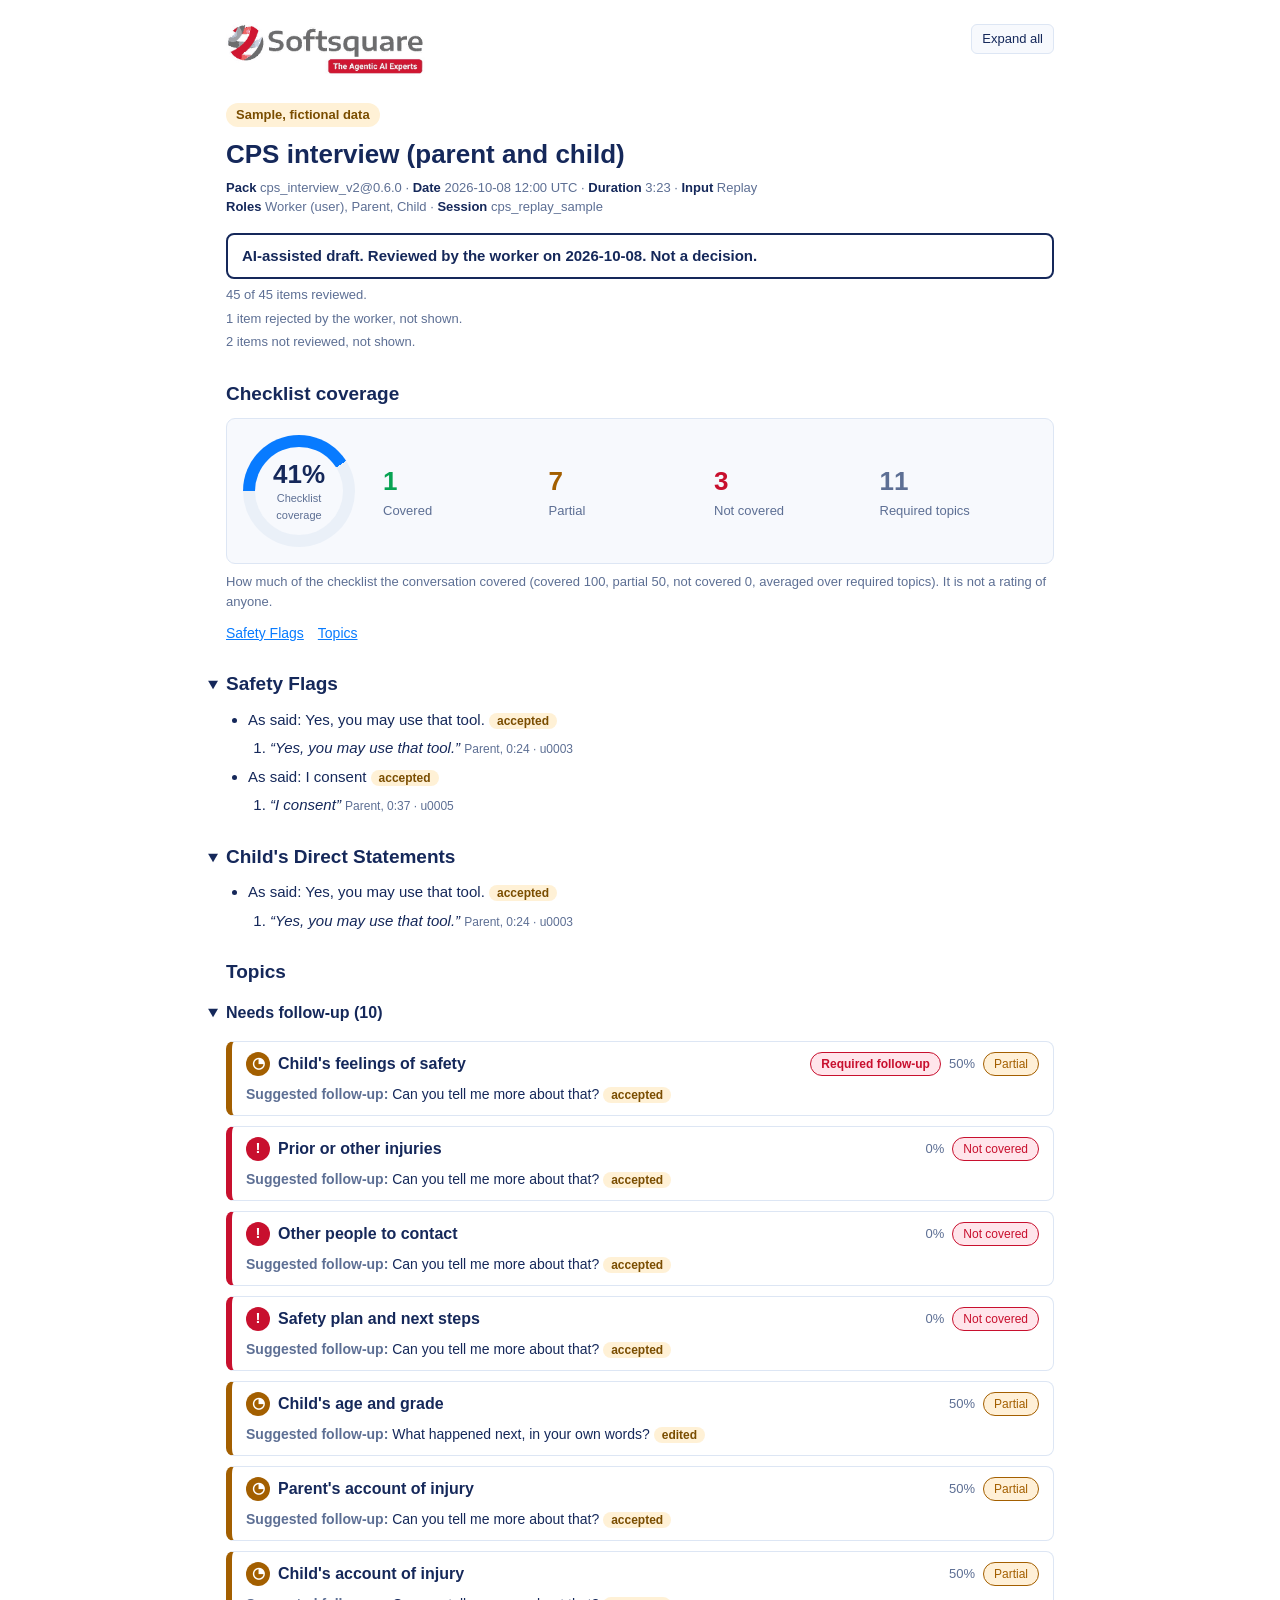
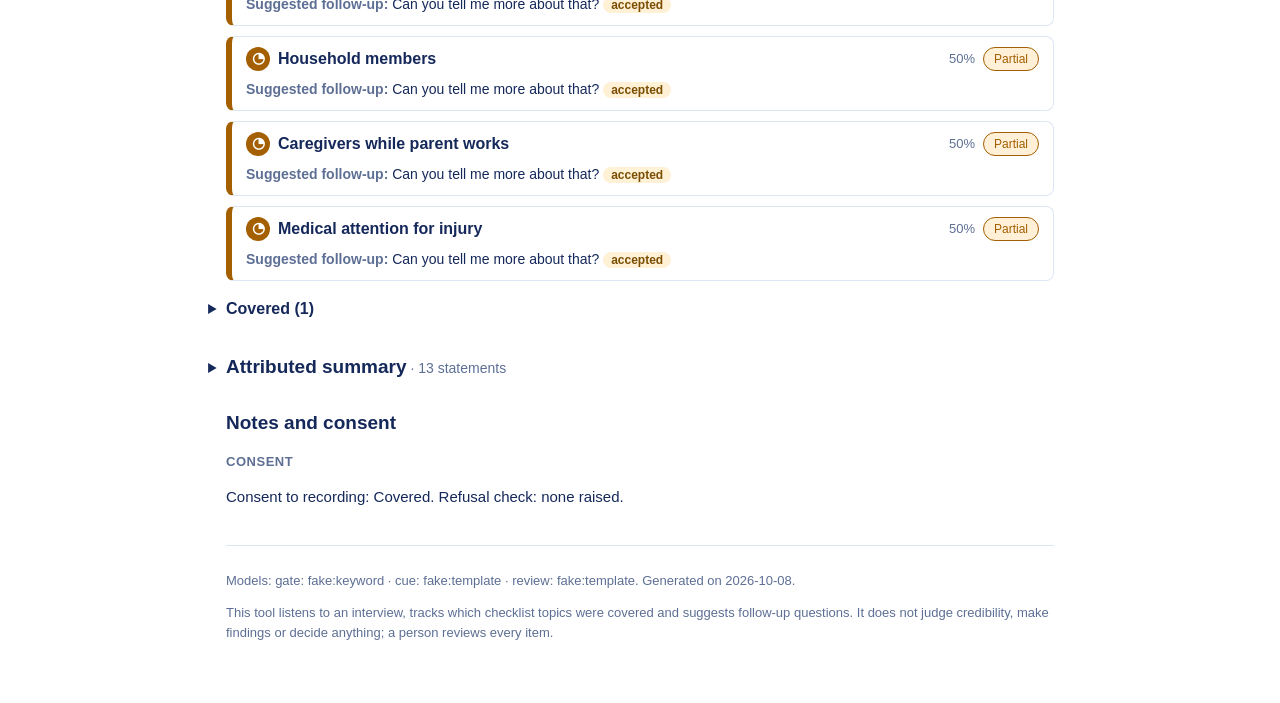
<file: docs/sample_reports/cps_replay_sample.html>
<!doctype html><html lang="en"><head><meta charset="utf-8"><meta name="viewport" content="width=device-width,initial-scale=1"><title>CPS interview (parent and child) report cps_replay_sample</title><style>
:root{--bg:#fff;--fg:#15285a;--muted:#5d6f94;--line:#dde6f4;--panel:#f7f9fd;--accent:#087bff;--track:#eaf0f8;
--cov:#08a353;--cov-bg:#dff9eb;--par:#a35f00;--par-bg:#fff0d7;--not:#c8102e;--not-bg:#ffe5eb;--mark:#7a4d00;--mark-bg:#fff1d6}
@media (prefers-color-scheme:dark){:root{--bg:#10151f;--fg:#e6ecf7;--muted:#9fb0cf;--line:#2c3850;--panel:#171e2b;
--accent:#5aa6ff;--track:#2c3850;--cov:#5bd497;--cov-bg:#163626;--par:#f2b24c;--par-bg:#3a2a10;--not:#ff7a8c;
--not-bg:#3d1720;--mark:#f2c879;--mark-bg:#3a2e14}}
*{box-sizing:border-box}
body{margin:0 auto;max-width:860px;padding:24px 16px 48px;background:var(--bg);color:var(--fg);
font:15px/1.5 -apple-system,BlinkMacSystemFont,"Segoe UI",Roboto,Helvetica,Arial,sans-serif;overflow-wrap:anywhere}
h1{font-size:26px;margin:0 0 4px}h2{font-size:19px;margin:0}h3{font-size:16px;margin:0}
h4{font-size:13px;text-transform:uppercase;letter-spacing:.04em;color:var(--muted);margin:14px 0 4px}
a{color:var(--accent)}
.logo{display:block;height:52px;width:auto;margin:0 0 14px}
@media (prefers-color-scheme:dark){.logo{background:#fff;border-radius:6px;padding:6px 8px;height:64px}}
.meta{color:var(--muted);font-size:13px;margin:0}.meta b{color:var(--fg);font-weight:600}
.sample{display:inline-block;background:var(--mark-bg);color:var(--mark);border-radius:999px;padding:2px 10px;
font-weight:700;font-size:13px;margin-bottom:8px}
.banner{border:2px solid var(--fg);border-radius:8px;padding:10px 14px;margin:16px 0 6px;font-weight:600}
.omitted{color:var(--muted);font-size:13px;margin:4px 0}
.coverage{display:flex;align-items:center;gap:28px;padding:16px;border:1px solid var(--line);border-radius:9px;
background:var(--panel)}
.ring{width:112px;height:112px;flex-shrink:0;padding:12px;border-radius:50%;
background:conic-gradient(var(--accent) var(--p),var(--track) 0);transform:rotate(-90deg)}
.ring>div{height:100%;border-radius:50%;background:var(--panel);display:flex;flex-direction:column;
justify-content:center;align-items:center;transform:rotate(90deg)}
.ring strong{font-size:26px;line-height:1.2}.ring span{font-size:11px;color:var(--muted);text-align:center}
.stats{display:grid;grid-template-columns:repeat(4,minmax(0,1fr));gap:8px;flex:1}
.stat b{display:block;font-size:26px}.stat{font-size:13px;color:var(--muted)}
.stat.covered b{color:var(--cov)}.stat.partial b{color:var(--par)}.stat.not_covered b{color:var(--not)}
.covnote{font-size:13px;color:var(--muted);margin:8px 0 0}
.jump{display:flex;flex-wrap:wrap;gap:6px 14px;margin:12px 0 0;padding:0;list-style:none;font-size:14px}
.cov-title{margin:28px 0 10px}
details.sec{margin:26px 0 0}details.sec>summary,details.group>summary{cursor:pointer;list-style-position:outside}
details.sec>summary h2,details.group>summary h3{display:inline}
.count{color:var(--muted);font-size:14px;font-weight:400}
.secbody{padding:4px 0 0}
section.topics>h2{margin:26px 0 6px}details.group{margin:8px 0 0}details.group>summary{padding:6px 0}
details.topic{--c:var(--muted);--cb:var(--panel);border:1px solid var(--line);border-left:6px solid var(--c);
border-radius:8px;margin:10px 0;break-inside:avoid;page-break-inside:avoid}
.topic.covered{--c:var(--cov);--cb:var(--cov-bg)}.topic.partial{--c:var(--par);--cb:var(--par-bg)}
.topic.not_covered{--c:var(--not);--cb:var(--not-bg)}
.topic>summary{display:flex;flex-wrap:wrap;align-items:center;gap:8px;padding:10px 14px;cursor:pointer}
.topic>summary h3{flex:1;min-width:12em}
.fq{flex-basis:100%;margin:0;font-size:14px}.fq b{color:var(--muted);font-weight:600}
.sym{display:inline-flex;align-items:center;justify-content:center;width:24px;height:24px;border-radius:50%;
background:var(--c);color:var(--bg);font-weight:700}
.chip{color:var(--c);background:var(--cb);border:1px solid var(--c);padding:2px 10px;border-radius:999px;
font-size:12px;white-space:nowrap}
.req{color:var(--not);background:var(--not-bg);border:1px solid var(--not);padding:2px 10px;border-radius:999px;
font-size:12px;font-weight:700;white-space:nowrap}
.pts{font-size:13px;color:var(--muted)}
.mark{background:var(--mark-bg);color:var(--mark);border-radius:999px;padding:1px 8px;font-size:12px;
font-weight:600;white-space:nowrap}
.unrev{border:1px dashed var(--mark);border-radius:6px;padding:4px 8px}
.tbody{padding:0 14px 12px}.empty{color:var(--muted);font-style:italic}
.changed{font-size:13px;background:var(--panel);border-radius:6px;padding:6px 10px;margin:8px 0 0}
ol.quotes,ul.items{margin:4px 0;padding-left:22px}ol.quotes li,ul.items li{margin:6px 0}
q{font-style:italic}.who{color:var(--muted);font-size:12px;white-space:nowrap}
.refs{font-size:12px;margin-left:6px}.refs a{white-space:nowrap}.refs a+a{margin-left:8px}p.who{white-space:normal}
table.accounts{width:100%;border-collapse:collapse;font-size:14px;margin:6px 0}
.accounts th,.accounts td{border:1px solid var(--line);padding:8px;vertical-align:top;text-align:left}
.accounts thead th{background:var(--panel);font-size:13px}.accounts tbody th{width:18%}
.cell+.cell{margin-top:8px}.accounts .unh{white-space:nowrap;overflow-wrap:normal}.unheard{font-size:14px;margin:8px 0}
.see{font-size:14px;color:var(--muted)}
.overall{border:2px dashed var(--mark);border-radius:9px;padding:4px 16px 12px;margin-top:28px}
.notes h2{margin:28px 0 6px}
.transcript p{margin:4px 0}.transcript .who{display:inline-block;min-width:9em}
footer{margin-top:36px;padding-top:12px;border-top:1px solid var(--line);color:var(--muted);font-size:13px}
#expand{float:right;font:inherit;font-size:13px;padding:4px 10px;border:1px solid var(--line);border-radius:6px;
background:var(--panel);color:var(--fg);cursor:pointer}
@media (max-width:640px){.coverage{flex-direction:column;align-items:stretch}.ring{align-self:center}
.stats{grid-template-columns:repeat(2,minmax(0,1fr))}
.accounts thead{display:none}.accounts,.accounts tbody,.accounts tr,.accounts th,.accounts td{display:block;width:100%}
.accounts tr{margin:0 0 10px}.accounts tbody th{width:100%;background:var(--panel)}
.accounts td::before{content:attr(data-label);display:block;font-size:12px;font-weight:700;color:var(--muted)}}
@media print{:root{--bg:#fff;--fg:#000;--muted:#333;--line:#999;--panel:#fff;--accent:#000;--track:#ccc;--cov:#000;
--cov-bg:#fff;--par:#000;--par-bg:#fff;--not:#000;--not-bg:#fff;--mark:#000;--mark-bg:#fff}
body{max-width:none;padding:0}#expand,.jump{display:none}.ring{print-color-adjust:exact;-webkit-print-color-adjust:exact}
details::details-content{content-visibility:visible;display:block}a{color:inherit;text-decoration:none}}
</style></head><body>
<header><button id="expand" type="button" hidden>Expand all</button>
<img class="logo" src="[data-uri]" alt="Softsquare, The Agentic AI Experts">
<p class="sample">Sample, fictional data</p>
<h1>CPS interview (parent and child)</h1><p class="meta"><b>Pack</b> cps_interview_v2@0.6.0 · <b>Date</b> 2026-10-08 12:00 UTC · <b>Duration</b> 3:23 · <b>Input</b> Replay</p><p class="meta"><b>Roles</b> Worker (user), Parent, Child · <b>Session</b> cps_replay_sample</p></header>
<p class="banner">AI-assisted draft. Reviewed by the worker on 2026-10-08. Not a decision.</p>
<p class="omitted">45 of 45 items reviewed.</p>
<p class="omitted">1 item rejected by the worker, not shown.</p>
<p class="omitted">2 items not reviewed, not shown.</p>
<h2 class="cov-title">Checklist coverage</h2><section class="coverage">
<div class="ring" style="--p:41%"><div><strong>41%</strong><span>Checklist coverage</span></div></div>
<div class="stats"><div class="stat covered"><b>1</b>Covered</div><div class="stat partial"><b>7</b>Partial</div><div class="stat not_covered"><b>3</b>Not covered</div><div class="stat"><b>11</b>Required topics</div></div></section>
<p class="covnote">How much of the checklist the conversation covered (covered 100, partial 50, not covered 0, averaged over required topics). It is not a rating of anyone.</p>
<ul class="jump"><li><a href="#sec-custom.safety_flags">Safety Flags</a></li><li><a href="#topics">Topics</a></li></ul>
<details class="sec" id="sec-custom.safety_flags" open><summary><h2>Safety Flags</h2></summary><div class="secbody"><ul class="items"><li id="item-custom.safety_flags.1">As said: Yes, you may use that tool. <span class="mark">accepted</span><ol class="quotes"><li><q>Yes, you may use that tool.</q> <span class="who">Parent, 0:24 · u0003</span></li></ol></li><li id="item-custom.safety_flags.2">As said: I consent <span class="mark">accepted</span><ol class="quotes"><li><q>I consent</q> <span class="who">Parent, 0:37 · u0005</span></li></ol></li></ul></div></details>
<details class="sec" id="sec-custom.child_direct_statements" open><summary><h2>Child&#x27;s Direct Statements</h2></summary><div class="secbody"><ul class="items"><li id="item-custom.child_direct_statements.1">As said: Yes, you may use that tool. <span class="mark">accepted</span><ol class="quotes"><li><q>Yes, you may use that tool.</q> <span class="who">Parent, 0:24 · u0003</span></li></ol></li></ul></div></details>
<section class="topics" id="topics"><h2>Topics</h2>
<details class="group" open><summary><h3>Needs follow-up (10)</h3></summary>
<details class="topic partial" id="topic-child_safety_feelings"><summary><span class="sym" aria-hidden="true">&#9684;</span><h3>Child&#x27;s feelings of safety</h3><span class="req">Required follow-up</span><span class="pts">50%</span><span class="chip">Partial</span><p class="fq"><b>Suggested follow-up:</b> Can you tell me more about that? <span class="mark">accepted</span></p></summary><div class="tbody">
<h4>Summary</h4>
<p>Child said: Dave is sometime mean and I am afraid of him. <span class="mark">accepted</span></p>
<h4>Quotes</h4><ol class="quotes"><li><q>Dave is sometime mean and I am afraid of him.</q> <span class="who">Child, 2:32 · u0017</span></li><li><q>I don&#x27;t know, he just scares me.</q> <span class="who">Child, 3:04 · u0020</span></li></ol>
<h4>Still missing <span class="mark">accepted</span></h4><ul class="items"><li>Whether the child feels safe at home, in the child&#x27;s own words</li><li>A reason, or a time when the child does not feel safe, given by the child (describing a person, such as &#x27;he is sometimes mean&#x27;, is too vague to count)</li></ul>
</div></details>
<details class="topic not_covered" id="topic-prior_injuries"><summary><span class="sym" aria-hidden="true">!</span><h3>Prior or other injuries</h3><span class="pts">0%</span><span class="chip">Not covered</span><p class="fq"><b>Suggested follow-up:</b> Can you tell me more about that? <span class="mark">accepted</span></p></summary><div class="tbody">
<h4>Summary</h4>
<p class="empty">Not discussed.</p>
<h4>Still missing <span class="mark">accepted</span></h4><ul class="items"><li>The worker asked about earlier injuries or concerns, and both the parent and the child answered</li><li>The worker asked about any other injuries or marks the child has now, and both the parent and the child answered</li></ul>
</div></details>
<details class="topic not_covered" id="topic-other_contacts"><summary><span class="sym" aria-hidden="true">!</span><h3>Other people to contact</h3><span class="pts">0%</span><span class="chip">Not covered</span><p class="fq"><b>Suggested follow-up:</b> Can you tell me more about that? <span class="mark">accepted</span></p></summary><div class="tbody">
<h4>Summary</h4>
<p class="empty">Not discussed.</p>
<h4>Still missing <span class="mark">accepted</span></h4><ul class="items"><li>At least one person outside the home, specific enough to reach: a name plus a role or place (for example a teacher at a named school)</li></ul>
</div></details>
<details class="topic not_covered" id="topic-safety_plan"><summary><span class="sym" aria-hidden="true">!</span><h3>Safety plan and next steps</h3><span class="pts">0%</span><span class="chip">Not covered</span><p class="fq"><b>Suggested follow-up:</b> Can you tell me more about that? <span class="mark">accepted</span></p></summary><div class="tbody">
<h4>Summary</h4>
<p class="empty">Not discussed.</p>
<h4>Still missing <span class="mark">accepted</span></h4><ul class="items"><li>The worker explains what happens next and any safety plan (if no plan is needed, explaining next steps is enough)</li><li>The family acknowledges it</li></ul>
</div></details>
<details class="topic partial" id="topic-child_age_grade"><summary><span class="sym" aria-hidden="true">&#9684;</span><h3>Child&#x27;s age and grade</h3><span class="pts">50%</span><span class="chip">Partial</span><p class="fq"><b>Suggested follow-up:</b> What happened next, in your own words? <span class="mark">edited</span></p></summary><div class="tbody">
<h4>Summary</h4>
<p>Child said: I&#x27;m in second grade. <span class="mark">accepted</span></p>
<h4>Quotes</h4><ol class="quotes"><li><q>I&#x27;m in second grade.</q> <span class="who">Child, 0:51 · u0008</span></li></ol>
<h4>Still missing <span class="mark">accepted</span></h4><ul class="items"><li>The child&#x27;s age is stated (for a child below 2nd grade the parent&#x27;s answer counts; from 2nd grade up the child must say it)</li><li>The child&#x27;s current school grade is stated, or that the child is not in school</li></ul>
</div></details>
<details class="topic partial" id="topic-parent_account"><summary><span class="sym" aria-hidden="true">&#9684;</span><h3>Parent&#x27;s account of injury</h3><span class="pts">50%</span><span class="chip">Partial</span><p class="fq"><b>Suggested follow-up:</b> Can you tell me more about that? <span class="mark">accepted</span></p></summary><div class="tbody">
<h4>Summary</h4>
<p>Parent said: Jill told me she fell and hit her face and that is what caused the bruising. <span class="mark">accepted</span></p>
<h4>Quotes</h4><ol class="quotes"><li><q>Jill told me she fell and hit her face and that is what caused the bruising.</q> <span class="who">Parent, 1:23 · u0010</span></li><li><q>She said she tripped on the stairs here at the house.</q> <span class="who">Parent, 1:53 · u0012</span></li><li><q>No, it&#x27;s just a bruise.</q> <span class="who">Parent, 2:26 · u0016</span></li></ol>
<h4>Still missing <span class="mark">accepted</span></h4><ul class="items"><li>What happened, in the parent&#x27;s own words</li><li>Where it happened</li></ul>
</div></details>
<details class="topic partial" id="topic-child_account"><summary><span class="sym" aria-hidden="true">&#9684;</span><h3>Child&#x27;s account of injury</h3><span class="pts">50%</span><span class="chip">Partial</span><p class="fq"><b>Suggested follow-up:</b> Can you tell me more about that? <span class="mark">accepted</span></p></summary><div class="tbody">
<h4>Summary</h4>
<p>Child said: I don&#x27;t remember what happened. <span class="mark">accepted</span></p>
<h4>Quotes</h4><ol class="quotes"><li><q>I don&#x27;t remember what happened.</q> <span class="who">Child, 2:32 · u0017</span></li></ol>
<h4>Still missing <span class="mark">accepted</span></h4><ul class="items"><li>What happened, in the child&#x27;s own words</li><li>Where it happened</li><li>Who was there</li></ul>
</div></details>
<details class="topic partial" id="topic-household_members"><summary><span class="sym" aria-hidden="true">&#9684;</span><h3>Household members</h3><span class="pts">50%</span><span class="chip">Partial</span><p class="fq"><b>Suggested follow-up:</b> Can you tell me more about that? <span class="mark">accepted</span></p></summary><div class="tbody">
<h4>Summary</h4>
<p>Parent said: Dave is my boyfriend and lives here. <span class="mark">accepted</span></p>
<h4>Quotes</h4><ol class="quotes"><li><q>Dave is my boyfriend and lives here.</q> <span class="who">Parent, 1:23 · u0010</span></li></ol>
<h4>Still missing <span class="mark">accepted</span></h4><ul class="items"><li>Everyone who lives in the home is named (the parent and child in the interview count as named)</li><li>Each person&#x27;s relationship to the child is stated</li></ul>
</div></details>
<details class="topic partial" id="topic-caregivers"><summary><span class="sym" aria-hidden="true">&#9684;</span><h3>Caregivers while parent works</h3><span class="pts">50%</span><span class="chip">Partial</span><p class="fq"><b>Suggested follow-up:</b> Can you tell me more about that? <span class="mark">accepted</span></p></summary><div class="tbody">
<h4>Summary</h4>
<p>Parent said: Dave was here, he&#x27;s here most days. <span class="mark">accepted</span></p>
<h4>Quotes</h4><ol class="quotes"><li><q>Dave was here, he&#x27;s here most days.</q> <span class="who">Parent, 2:09 · u0014</span></li></ol>
<h4>Still missing <span class="mark">accepted</span></h4><ul class="items"><li>Who cares for the child while the parent works is named</li><li>That person&#x27;s relationship to the child is stated</li></ul>
</div></details>
<details class="topic partial" id="topic-medical_attention"><summary><span class="sym" aria-hidden="true">&#9684;</span><h3>Medical attention for injury</h3><span class="pts">50%</span><span class="chip">Partial</span><p class="fq"><b>Suggested follow-up:</b> Can you tell me more about that? <span class="mark">accepted</span></p></summary><div class="tbody">
<h4>Summary</h4>
<p>Parent said: No, it&#x27;s just a bruise. <span class="mark">accepted</span></p>
<h4>Quotes</h4><ol class="quotes"><li><q>No, it&#x27;s just a bruise.</q> <span class="who">Parent, 2:26 · u0016</span></li></ol>
<h4>Still missing <span class="mark">accepted</span></h4><ul class="items"><li>Whether the child was seen by a doctor, nurse or clinic (&#x27;no medical attention was sought&#x27; is a complete answer)</li><li>If yes, where and when</li></ul>
</div></details>
</details>
<details class="group"><summary><h3>Covered (1)</h3></summary>
<details class="topic covered" id="topic-recording_consent"><summary><span class="sym" aria-hidden="true">&#10003;</span><h3>Consent to recording</h3><span class="pts">100%</span><span class="chip">Covered</span></summary><div class="tbody">
<h4>Summary</h4>
<p>Parent said: Yes, you may use that tool. <span class="mark">accepted</span></p>
<h4>Quotes</h4><ol class="quotes"><li><q>Yes, you may use that tool.</q> <span class="who">Parent, 0:24 · u0003</span></li><li><q>I consent</q> <span class="who">Parent, 0:37 · u0005</span></li><li><q>I consent</q> <span class="who">Child, 0:40 · u0006</span></li></ol>
</div></details>
</details>
</section>
<details class="sec" id="sec-summary"><summary><h2>Attributed summary</h2><span class="count"> · 13 statements</span></summary><div class="secbody"><ul class="items"><li id="item-summary.1"><b>Parent said:</b> Said: Yes, you may use that tool. <span class="mark">accepted</span> <span class="refs"><a href="#item-custom.safety_flags.1" title="Parent: Yes, you may use that tool.">0:24 · u0003</a></span></li><li id="item-summary.2"><b>Parent said:</b> Said: I consent <span class="mark">accepted</span> <span class="refs"><a href="#item-custom.safety_flags.2" title="Parent: I consent">0:37 · u0005</a></span></li><li id="item-summary.3"><b>Child said:</b> Said: I consent <span class="mark">accepted</span> <span class="refs"><a href="#topic-recording_consent" title="Child: I consent">0:40 · u0006</a></span></li><li id="item-summary.4"><b>Child said:</b> Said: I&#x27;m seven. I&#x27;m in second grade. <span class="mark">accepted</span> <span class="refs"><a href="#topic-child_age_grade" title="Child: I&#x27;m seven. I&#x27;m in second grade.">0:51 · u0008</a></span></li><li id="item-summary.5"><b>Parent said:</b> Said: Dave is my boyfriend and lives here. His name is Dave Mercer, and he is not abusive at all to anyone. I just am having a hard time believing it. Jill told me she fell and hit her face and that is what caused the bruising. <span class="mark">accepted</span> <span class="refs"><a href="#topic-parent_account" title="Parent: Dave is my boyfriend and lives here. His name is Dave Mercer, and he is not abusive at all to anyone. I just am having a hard time believing it. Jill told me she fell and hit her face and that is what caused the bruising.">1:23 · u0010</a></span></li><li id="item-summary.6"><b>Parent said:</b> Said: I saw it Tuesday night when I got home from work. She said she tripped on the stairs here at the house. <span class="mark">accepted</span> <span class="refs"><a href="#topic-parent_account" title="Parent: I saw it Tuesday night when I got home from work. She said she tripped on the stairs here at the house.">1:53 · u0012</a></span></li><li id="item-summary.7"><b>Parent said:</b> Said: Dave was here, he&#x27;s here most days. But he was out in the garage working on his truck, he didn&#x27;t see anything. <span class="mark">accepted</span> <span class="refs"><a href="#topic-caregivers" title="Parent: Dave was here, he&#x27;s here most days. But he was out in the garage working on his truck, he didn&#x27;t see anything.">2:09 · u0014</a></span></li><li id="item-summary.8"><b>Parent said:</b> Said: No, it&#x27;s just a bruise. It didn&#x27;t seem that bad. <span class="mark">accepted</span> <span class="refs"><a href="#topic-parent_account" title="Parent: No, it&#x27;s just a bruise. It didn&#x27;t seem that bad.">2:26 · u0016</a></span></li><li id="item-summary.9"><b>Child said:</b> Said: I don&#x27;t remember what happened. Dave is sometime mean and I am afraid of him. He said he does not think he should be responsible for me when Mom is working. <span class="mark">accepted</span> <span class="refs"><a href="#topic-child_account" title="Child: I don&#x27;t remember what happened. Dave is sometime mean and I am afraid of him. He said he does not think he should be responsible for me when Mom is working.">2:32 · u0017</a></span></li><li id="item-summary.10"><b>Parent said:</b> Said: Dave is not mean and enjoys his time with Jill <span class="mark">accepted</span><ol class="quotes"><li><q>Dave is not mean and enjoys his time with Jill</q> <span class="who">Parent, 2:58 · u0019</span></li></ol></li><li id="item-summary.11"><b>Child said:</b> Said: I don&#x27;t know, he just scares me. <span class="mark">accepted</span> <span class="refs"><a href="#topic-child_safety_feelings" title="Child: I don&#x27;t know, he just scares me.">3:04 · u0020</a></span></li><li id="item-summary.12"><b>Child said:</b> Said: When he yells. <span class="mark">accepted</span><ol class="quotes"><li><q>When he yells.</q> <span class="who">Child, 3:16 · u0022</span></li></ol></li><li id="item-summary.13"><b>Parent said:</b> Said: Please leave now, I am to upset to continue. <span class="mark">accepted</span><ol class="quotes"><li><q>Please leave now, I am to upset to continue.</q> <span class="who">Parent, 3:19 · u0023</span></li></ol></li></ul></div></details>
<section class="notes"><h2>Notes and consent</h2>
<h4>Consent</h4><p>Consent to recording: Covered. Refusal check: none raised.</p>
</section>
<footer><p>Models: gate: fake:keyword · cue: fake:template · review: fake:template. Generated on 2026-10-08.</p><p>This tool listens to an interview, tracks which checklist topics were covered and suggests follow-up questions. It does not judge credibility, make findings or decide anything; a person reviews every item.</p></footer><script>(function(){var b=document.getElementById('expand');b.hidden=false;function all(){return document.querySelectorAll('details')}b.onclick=function(){var d=all(),o=[].some.call(d,function(x){return !x.open});[].forEach.call(d,function(x){x.open=o});b.textContent=o?'Collapse all':'Expand all'};function show(id){var n=document.getElementById(id);if(n)[].forEach.call(all(),function(x){if(x.contains(n))x.open=true})}document.addEventListener('click',function(ev){var a=ev.target.closest&&ev.target.closest('a[href^="#"]');if(a)show(decodeURIComponent(a.getAttribute('href').slice(1)))});window.addEventListener('hashchange',function(){show(decodeURIComponent(location.hash.slice(1)))});if(location.hash)show(decodeURIComponent(location.hash.slice(1)));window.addEventListener('beforeprint',function(){[].forEach.call(all(),function(x){x.open=true})})})();</script></body></html>
</file>
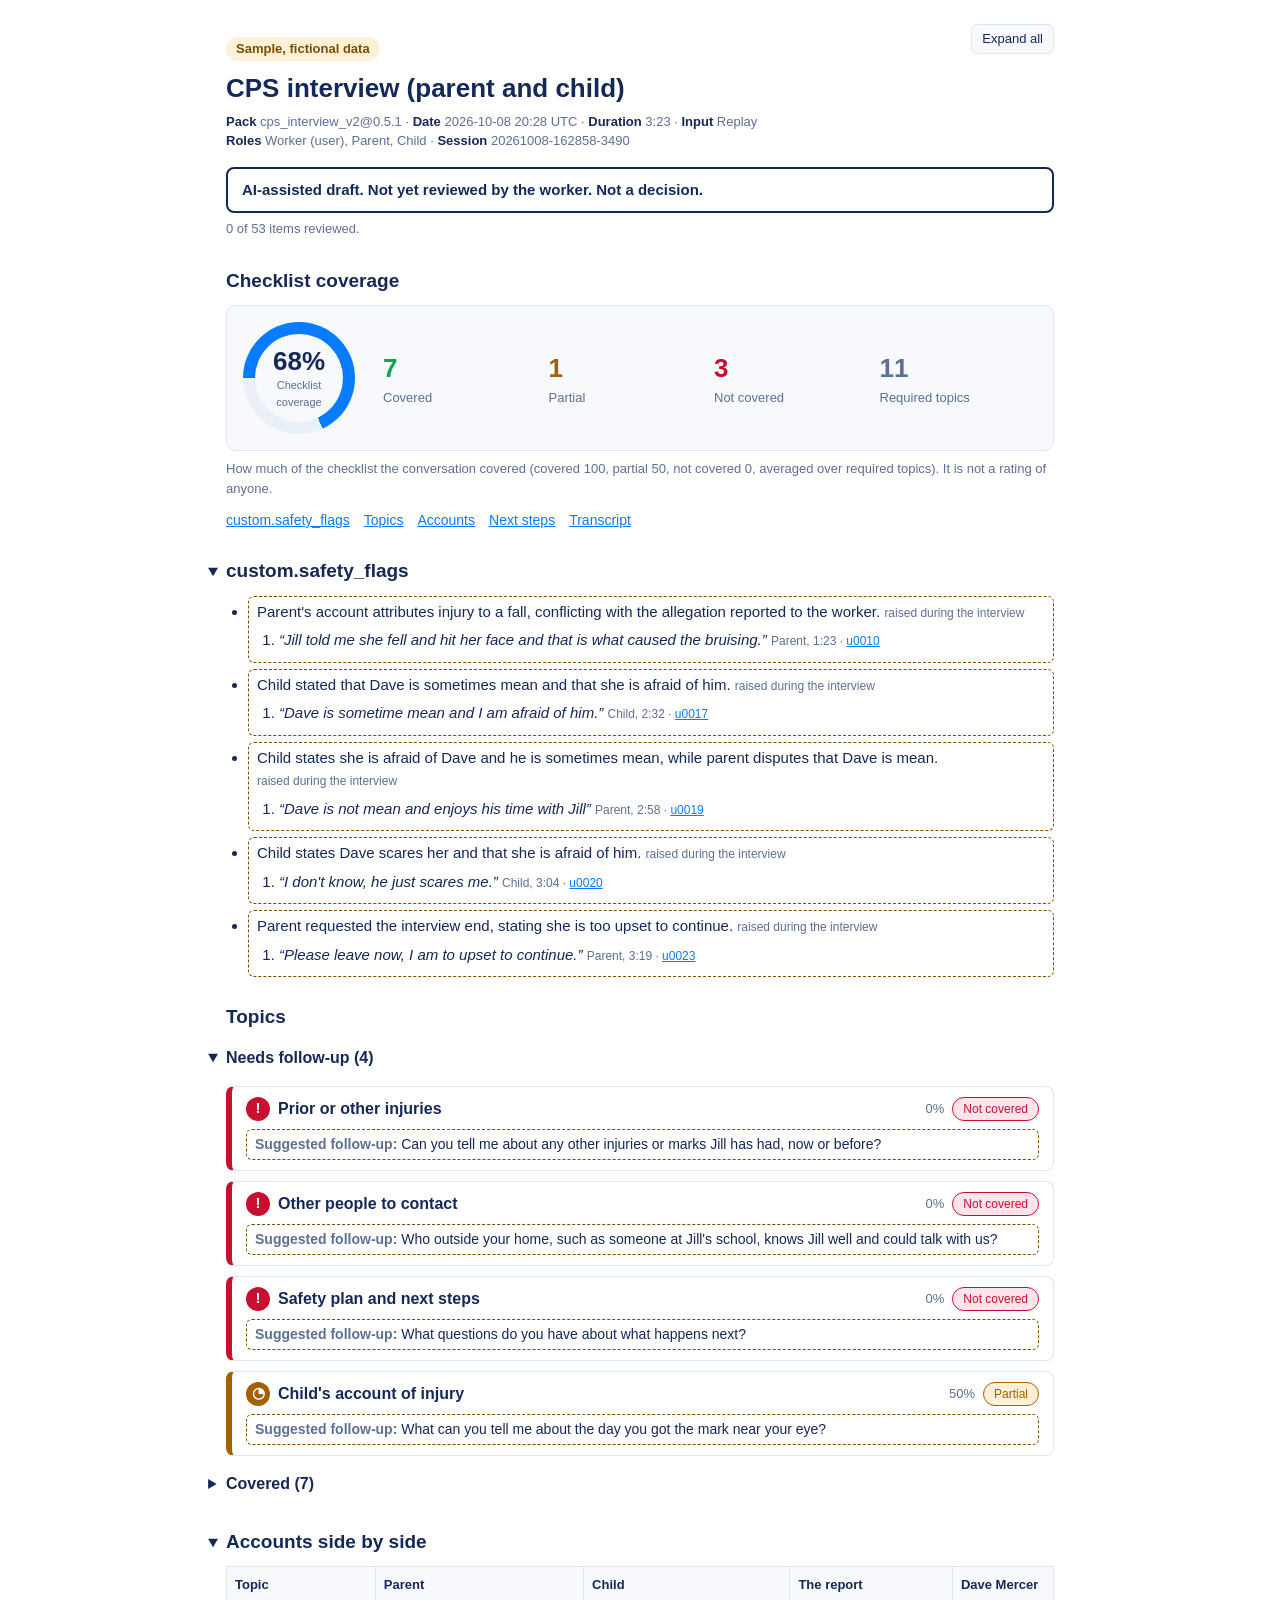
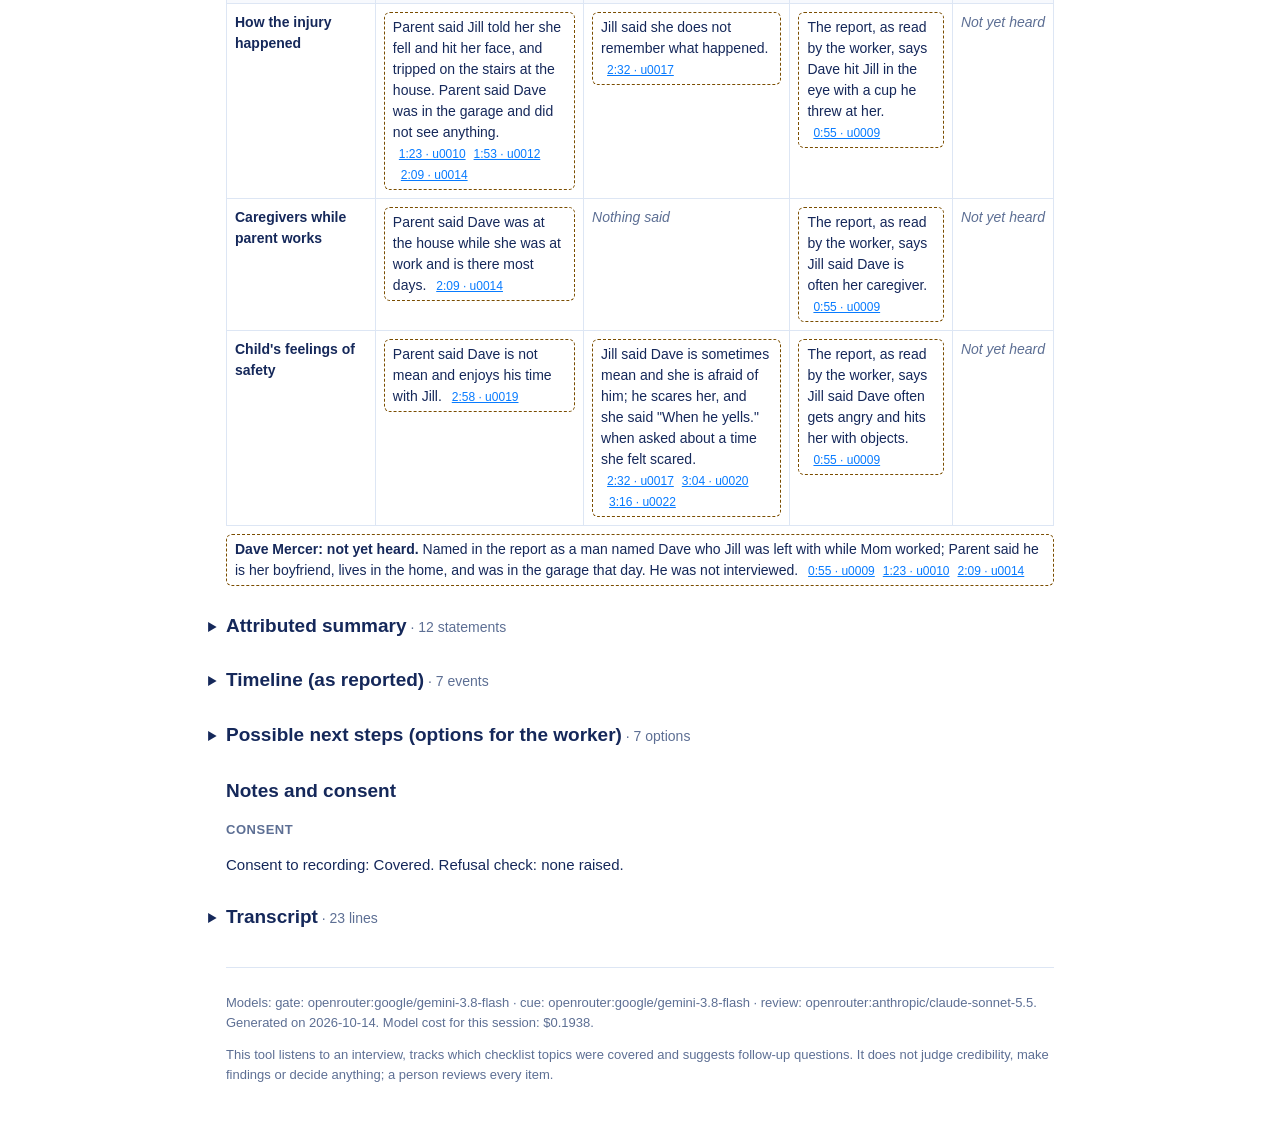
<file: docs/sample_reports/cps_replay_sample_real_models.html>
<!doctype html><html lang="en"><head><meta charset="utf-8"><meta name="viewport" content="width=device-width,initial-scale=1"><title>CPS interview (parent and child) report 20261008-162858-3490</title><style>
:root{--bg:#fff;--fg:#15285a;--muted:#5d6f94;--line:#dde6f4;--panel:#f7f9fd;--accent:#087bff;--track:#eaf0f8;
--cov:#08a353;--cov-bg:#dff9eb;--par:#a35f00;--par-bg:#fff0d7;--not:#c8102e;--not-bg:#ffe5eb;--mark:#7a4d00;--mark-bg:#fff1d6}
@media (prefers-color-scheme:dark){:root{--bg:#10151f;--fg:#e6ecf7;--muted:#9fb0cf;--line:#2c3850;--panel:#171e2b;
--accent:#5aa6ff;--track:#2c3850;--cov:#5bd497;--cov-bg:#163626;--par:#f2b24c;--par-bg:#3a2a10;--not:#ff7a8c;
--not-bg:#3d1720;--mark:#f2c879;--mark-bg:#3a2e14}}
*{box-sizing:border-box}
body{margin:0 auto;max-width:860px;padding:24px 16px 48px;background:var(--bg);color:var(--fg);
font:15px/1.5 -apple-system,BlinkMacSystemFont,"Segoe UI",Roboto,Helvetica,Arial,sans-serif;overflow-wrap:anywhere}
h1{font-size:26px;margin:0 0 4px}h2{font-size:19px;margin:0}h3{font-size:16px;margin:0}
h4{font-size:13px;text-transform:uppercase;letter-spacing:.04em;color:var(--muted);margin:14px 0 4px}
a{color:var(--accent)}
.meta{color:var(--muted);font-size:13px;margin:0}.meta b{color:var(--fg);font-weight:600}
.sample{display:inline-block;background:var(--mark-bg);color:var(--mark);border-radius:999px;padding:2px 10px;
font-weight:700;font-size:13px;margin-bottom:8px}
.banner{border:2px solid var(--fg);border-radius:8px;padding:10px 14px;margin:16px 0 6px;font-weight:600}
.omitted{color:var(--muted);font-size:13px;margin:4px 0}
.coverage{display:flex;align-items:center;gap:28px;padding:16px;border:1px solid var(--line);border-radius:9px;
background:var(--panel)}
.ring{width:112px;height:112px;flex-shrink:0;padding:12px;border-radius:50%;
background:conic-gradient(var(--accent) var(--p),var(--track) 0);transform:rotate(-90deg)}
.ring>div{height:100%;border-radius:50%;background:var(--panel);display:flex;flex-direction:column;
justify-content:center;align-items:center;transform:rotate(90deg)}
.ring strong{font-size:26px;line-height:1.2}.ring span{font-size:11px;color:var(--muted);text-align:center}
.stats{display:grid;grid-template-columns:repeat(4,minmax(0,1fr));gap:8px;flex:1}
.stat b{display:block;font-size:26px}.stat{font-size:13px;color:var(--muted)}
.stat.covered b{color:var(--cov)}.stat.partial b{color:var(--par)}.stat.not_covered b{color:var(--not)}
.covnote{font-size:13px;color:var(--muted);margin:8px 0 0}
.jump{display:flex;flex-wrap:wrap;gap:6px 14px;margin:12px 0 0;padding:0;list-style:none;font-size:14px}
.cov-title{margin:28px 0 10px}
details.sec{margin:26px 0 0}details.sec>summary,details.group>summary{cursor:pointer;list-style-position:outside}
details.sec>summary h2,details.group>summary h3{display:inline}
.count{color:var(--muted);font-size:14px;font-weight:400}
.secbody{padding:4px 0 0}
section.topics>h2{margin:26px 0 6px}details.group{margin:8px 0 0}details.group>summary{padding:6px 0}
details.topic{--c:var(--muted);--cb:var(--panel);border:1px solid var(--line);border-left:6px solid var(--c);
border-radius:8px;margin:10px 0;break-inside:avoid;page-break-inside:avoid}
.topic.covered{--c:var(--cov);--cb:var(--cov-bg)}.topic.partial{--c:var(--par);--cb:var(--par-bg)}
.topic.not_covered{--c:var(--not);--cb:var(--not-bg)}
.topic>summary{display:flex;flex-wrap:wrap;align-items:center;gap:8px;padding:10px 14px;cursor:pointer}
.topic>summary h3{flex:1;min-width:12em}
.fq{flex-basis:100%;margin:0;font-size:14px}.fq b{color:var(--muted);font-weight:600}
.sym{display:inline-flex;align-items:center;justify-content:center;width:24px;height:24px;border-radius:50%;
background:var(--c);color:var(--bg);font-weight:700}
.chip{color:var(--c);background:var(--cb);border:1px solid var(--c);padding:2px 10px;border-radius:999px;
font-size:12px;white-space:nowrap}
.req{color:var(--not);background:var(--not-bg);border:1px solid var(--not);padding:2px 10px;border-radius:999px;
font-size:12px;font-weight:700;white-space:nowrap}
.pts{font-size:13px;color:var(--muted)}
.mark{background:var(--mark-bg);color:var(--mark);border-radius:999px;padding:1px 8px;font-size:12px;
font-weight:600;white-space:nowrap}
.unrev{border:1px dashed var(--mark);border-radius:6px;padding:4px 8px}
.tbody{padding:0 14px 12px}.empty{color:var(--muted);font-style:italic}
.changed{font-size:13px;background:var(--panel);border-radius:6px;padding:6px 10px;margin:8px 0 0}
ol.quotes,ul.items{margin:4px 0;padding-left:22px}ol.quotes li,ul.items li{margin:6px 0}
q{font-style:italic}.who{color:var(--muted);font-size:12px;white-space:nowrap}
.refs{font-size:12px;margin-left:6px}.refs a{white-space:nowrap}.refs a+a{margin-left:8px}p.who{white-space:normal}
table.accounts{width:100%;border-collapse:collapse;font-size:14px;margin:6px 0}
.accounts th,.accounts td{border:1px solid var(--line);padding:8px;vertical-align:top;text-align:left}
.accounts thead th{background:var(--panel);font-size:13px}.accounts tbody th{width:18%}
.cell+.cell{margin-top:8px}.accounts .unh{white-space:nowrap;overflow-wrap:normal}.unheard{font-size:14px;margin:8px 0}
.see{font-size:14px;color:var(--muted)}
.overall{border:2px dashed var(--mark);border-radius:9px;padding:4px 16px 12px;margin-top:28px}
.notes h2{margin:28px 0 6px}
.transcript p{margin:4px 0}.transcript .who{display:inline-block;min-width:9em}
footer{margin-top:36px;padding-top:12px;border-top:1px solid var(--line);color:var(--muted);font-size:13px}
#expand{float:right;font:inherit;font-size:13px;padding:4px 10px;border:1px solid var(--line);border-radius:6px;
background:var(--panel);color:var(--fg);cursor:pointer}
@media (max-width:640px){.coverage{flex-direction:column;align-items:stretch}.ring{align-self:center}
.stats{grid-template-columns:repeat(2,minmax(0,1fr))}
.accounts thead{display:none}.accounts,.accounts tbody,.accounts tr,.accounts th,.accounts td{display:block;width:100%}
.accounts tr{margin:0 0 10px}.accounts tbody th{width:100%;background:var(--panel)}
.accounts td::before{content:attr(data-label);display:block;font-size:12px;font-weight:700;color:var(--muted)}}
@media print{:root{--bg:#fff;--fg:#000;--muted:#333;--line:#999;--panel:#fff;--accent:#000;--track:#ccc;--cov:#000;
--cov-bg:#fff;--par:#000;--par-bg:#fff;--not:#000;--not-bg:#fff;--mark:#000;--mark-bg:#fff}
body{max-width:none;padding:0}#expand,.jump{display:none}.ring{print-color-adjust:exact;-webkit-print-color-adjust:exact}
details::details-content{content-visibility:visible;display:block}a{color:inherit;text-decoration:none}}
</style></head><body>
<header><button id="expand" type="button" hidden>Expand all</button>
<p class="sample">Sample, fictional data</p>
<h1>CPS interview (parent and child)</h1><p class="meta"><b>Pack</b> cps_interview_v2@0.5.1 · <b>Date</b> 2026-10-08 20:28 UTC · <b>Duration</b> 3:23 · <b>Input</b> Replay</p><p class="meta"><b>Roles</b> Worker (user), Parent, Child · <b>Session</b> 20261008-162858-3490</p></header>
<p class="banner">AI-assisted draft. Not yet reviewed by the worker. Not a decision.</p>
<p class="omitted">0 of 53 items reviewed.</p>
<h2 class="cov-title">Checklist coverage</h2><section class="coverage">
<div class="ring" style="--p:68%"><div><strong>68%</strong><span>Checklist coverage</span></div></div>
<div class="stats"><div class="stat covered"><b>7</b>Covered</div><div class="stat partial"><b>1</b>Partial</div><div class="stat not_covered"><b>3</b>Not covered</div><div class="stat"><b>11</b>Required topics</div></div></section>
<p class="covnote">How much of the checklist the conversation covered (covered 100, partial 50, not covered 0, averaged over required topics). It is not a rating of anyone.</p>
<ul class="jump"><li><a href="#sec-custom.safety_flags">custom.safety_flags</a></li><li><a href="#topics">Topics</a></li><li><a href="#sec-accounts">Accounts</a></li><li><a href="#sec-next_steps">Next steps</a></li><li><a href="#sec-transcript">Transcript</a></li></ul>
<details class="sec" id="sec-custom.safety_flags" open><summary><h2>custom.safety_flags</h2></summary><div class="secbody"><ul class="items"><li id="flag-1" class="unrev">Parent&#x27;s account attributes injury to a fall, conflicting with the allegation reported to the worker. <span class="who">raised during the interview</span><ol class="quotes"><li><q>Jill told me she fell and hit her face and that is what caused the bruising.</q> <span class="who">Parent, 1:23 · <a href="#u0010">u0010</a></span></li></ol></li><li id="flag-2" class="unrev">Child stated that Dave is sometimes mean and that she is afraid of him. <span class="who">raised during the interview</span><ol class="quotes"><li><q>Dave is sometime mean and I am afraid of him.</q> <span class="who">Child, 2:32 · <a href="#u0017">u0017</a></span></li></ol></li><li id="flag-3" class="unrev">Child states she is afraid of Dave and he is sometimes mean, while parent disputes that Dave is mean. <span class="who">raised during the interview</span><ol class="quotes"><li><q>Dave is not mean and enjoys his time with Jill</q> <span class="who">Parent, 2:58 · <a href="#u0019">u0019</a></span></li></ol></li><li id="flag-4" class="unrev">Child states Dave scares her and that she is afraid of him. <span class="who">raised during the interview</span><ol class="quotes"><li><q>I don&#x27;t know, he just scares me.</q> <span class="who">Child, 3:04 · <a href="#u0020">u0020</a></span></li></ol></li><li id="flag-5" class="unrev">Parent requested the interview end, stating she is too upset to continue. <span class="who">raised during the interview</span><ol class="quotes"><li><q>Please leave now, I am to upset to continue.</q> <span class="who">Parent, 3:19 · <a href="#u0023">u0023</a></span></li></ol></li></ul></div></details>
<section class="topics" id="topics"><h2>Topics</h2>
<details class="group" open><summary><h3>Needs follow-up (4)</h3></summary>
<details class="topic not_covered" id="topic-prior_injuries"><summary><span class="sym" aria-hidden="true">!</span><h3>Prior or other injuries</h3><span class="pts">0%</span><span class="chip">Not covered</span><p class="fq unrev"><b>Suggested follow-up:</b> Can you tell me about any other injuries or marks Jill has had, now or before?</p></summary><div class="tbody">
<h4>Summary</h4>
<p class="empty">Not discussed.</p>
<h4>Still missing</h4><ul class="items unrev"><li>worker&#x27;s question about earlier injuries or concerns</li><li>worker&#x27;s question about other injuries or marks now</li><li>parent&#x27;s answer</li><li>child&#x27;s answer</li></ul>
</div></details>
<details class="topic not_covered" id="topic-other_contacts"><summary><span class="sym" aria-hidden="true">!</span><h3>Other people to contact</h3><span class="pts">0%</span><span class="chip">Not covered</span><p class="fq unrev"><b>Suggested follow-up:</b> Who outside your home, such as someone at Jill&#x27;s school, knows Jill well and could talk with us?</p></summary><div class="tbody">
<h4>Summary</h4>
<p class="empty">Not discussed.</p>
<h4>Still missing</h4><ul class="items unrev"><li>a person outside the home with a name plus a role or place</li><li>a school contact</li></ul>
</div></details>
<details class="topic not_covered" id="topic-safety_plan"><summary><span class="sym" aria-hidden="true">!</span><h3>Safety plan and next steps</h3><span class="pts">0%</span><span class="chip">Not covered</span><p class="fq unrev"><b>Suggested follow-up:</b> What questions do you have about what happens next?</p></summary><div class="tbody">
<h4>Summary</h4>
<p class="unrev">No explanation of next steps or a safety plan appears in the transcript. Parent said &quot;Please leave now, I am to upset to continue.&quot;</p>
<h4>Quotes</h4><ol class="quotes"><li><q>Please leave now, I am to upset to continue.</q> <span class="who">Parent, 3:19 · <a href="#u0023">u0023</a></span></li></ol>
<h4>Still missing</h4><ul class="items unrev"><li>worker&#x27;s explanation of what happens next</li><li>any safety plan</li><li>family acknowledgement</li></ul>
</div></details>
<details class="topic partial" id="topic-child_account"><summary><span class="sym" aria-hidden="true">&#9684;</span><h3>Child&#x27;s account of injury</h3><span class="pts">50%</span><span class="chip">Partial</span><p class="fq unrev"><b>Suggested follow-up:</b> What can you tell me about the day you got the mark near your eye?</p></summary><div class="tbody">
<h4>Summary</h4>
<p class="unrev">Jill said she does not remember what happened. She said Dave is sometimes mean and that he said he does not think he should be responsible for her when Mom is working.</p>
<h4>Quotes</h4><ol class="quotes"><li><q>I don&#x27;t remember what happened.</q> <span class="who">Child, 2:32 · <a href="#u0017">u0017</a></span></li><li><q>He said he does not think he should be responsible for me when Mom is working.</q> <span class="who">Child, 2:32 · <a href="#u0017">u0017</a></span></li></ol>
<h4>Still missing</h4><ul class="items unrev"><li>what happened</li><li>where it happened</li><li>who was there</li><li>when it happened</li></ul>
</div></details>
</details>
<details class="group"><summary><h3>Covered (7)</h3></summary>
<details class="topic covered" id="topic-recording_consent"><summary><span class="sym" aria-hidden="true">&#10003;</span><h3>Consent to recording</h3><span class="pts">100%</span><span class="chip">Covered</span></summary><div class="tbody">
<h4>Summary</h4>
<p class="unrev">Parent said the worker may use the recording tool and said &quot;I consent&quot;. Child said &quot;I consent&quot;.</p>
<h4>Quotes</h4><ol class="quotes"><li><q>Yes, you may use that tool.</q> <span class="who">Parent, 0:24 · <a href="#u0003">u0003</a></span></li><li><q>I consent</q> <span class="who">Parent, 0:37 · <a href="#u0005">u0005</a></span></li><li><q>I consent</q> <span class="who">Child, 0:40 · <a href="#u0006">u0006</a></span></li></ol>
</div></details>
<details class="topic covered" id="topic-child_age_grade"><summary><span class="sym" aria-hidden="true">&#10003;</span><h3>Child&#x27;s age and grade</h3><span class="pts">100%</span><span class="chip">Covered</span></summary><div class="tbody">
<h4>Summary</h4>
<p class="unrev">Jill said she is seven and in second grade.</p>
<h4>Quotes</h4><ol class="quotes"><li><q>I&#x27;m seven. I&#x27;m in second grade.</q> <span class="who">Child, 0:51 · <a href="#u0008">u0008</a></span></li></ol>
</div></details>
<details class="topic covered" id="topic-parent_account"><summary><span class="sym" aria-hidden="true">&#10003;</span><h3>Parent&#x27;s account of injury</h3><span class="pts">100%</span><span class="chip">Covered</span></summary><div class="tbody">
<h4>Summary</h4>
<p class="unrev">Parent said Jill told her she fell and hit her face, and that Jill said she tripped on the stairs at the house. Parent said she saw the bruise Tuesday night when she got home from work and that Dave was in the garage working on his truck. Parent did not say when the injury happened.</p>
<h4>Quotes</h4><ol class="quotes"><li><q>Jill told me she fell and hit her face and that is what caused the bruising</q> <span class="who">Parent, 1:23 · <a href="#u0010">u0010</a></span></li><li><q>I saw it Tuesday night when I got home from work. She said she tripped on the stairs here at the house.</q> <span class="who">Parent, 1:53 · <a href="#u0012">u0012</a></span></li><li><q>he was out in the garage working on his truck, he didn&#x27;t see anything</q> <span class="who">Parent, 2:09 · <a href="#u0014">u0014</a></span></li></ol>
<h4>Still missing</h4><ul class="items unrev"><li>when the injury happened</li></ul>
</div></details>
<details class="topic covered" id="topic-household_members"><summary><span class="sym" aria-hidden="true">&#10003;</span><h3>Household members</h3><span class="pts">100%</span><span class="chip">Covered</span></summary><div class="tbody">
<h4>Summary</h4>
<p class="unrev">Parent said Dave Mercer is her boyfriend and lives in the home. Parent and Jill took part in the interview.</p>
<h4>Quotes</h4><ol class="quotes"><li><q>Dave is my boyfriend and lives here. His name is Dave Mercer</q> <span class="who">Parent, 1:23 · <a href="#u0010">u0010</a></span></li></ol>
</div></details>
<details class="topic covered" id="topic-caregivers"><summary><span class="sym" aria-hidden="true">&#10003;</span><h3>Caregivers while parent works</h3><span class="pts">100%</span><span class="chip">Covered</span></summary><div class="tbody">
<h4>Summary</h4>
<p class="unrev">Parent said Dave was at the house while she was at work and that he is there most days. The report, as read by the worker, names Dave as often Jill&#x27;s caregiver.</p>
<h4>Quotes</h4><ol class="quotes"><li><q>Dave was here, he&#x27;s here most days.</q> <span class="who">Parent, 2:09 · <a href="#u0014">u0014</a></span></li><li><q>this man is often her caregiver</q> <span class="who">Worker, 0:55 · <a href="#u0009">u0009</a></span></li><li><q>Dave is my boyfriend and lives here.</q> <span class="who">Parent, 1:23 · <a href="#u0010">u0010</a></span></li></ol>
</div></details>
<details class="topic covered" id="topic-child_safety_feelings"><summary><span class="sym" aria-hidden="true">&#10003;</span><h3>Child&#x27;s feelings of safety</h3><span class="pts">100%</span><span class="chip">Covered</span></summary><div class="tbody">
<h4>Summary</h4>
<p class="unrev">Jill said she is afraid of Dave and that he scares her. Asked about a time she felt scared, she said &quot;When he yells.&quot; Parent said Dave is not mean and enjoys his time with Jill.</p>
<h4>Quotes</h4><ol class="quotes"><li><q>Dave is sometime mean and I am afraid of him.</q> <span class="who">Child, 2:32 · <a href="#u0017">u0017</a></span></li><li><q>he just scares me</q> <span class="who">Child, 3:04 · <a href="#u0020">u0020</a></span></li><li><q>When he yells.</q> <span class="who">Child, 3:16 · <a href="#u0022">u0022</a></span></li></ol>
</div></details>
<details class="topic covered" id="topic-medical_attention"><summary><span class="sym" aria-hidden="true">&#10003;</span><h3>Medical attention for injury</h3><span class="pts">100%</span><span class="chip">Covered</span></summary><div class="tbody">
<h4>Summary</h4>
<p class="unrev">Parent said Jill was not seen by a doctor or nurse and gave a reason: she said it is just a bruise and did not seem that bad. Jill did not speak to this.</p>
<h4>Quotes</h4><ol class="quotes"><li><q>No, it&#x27;s just a bruise. It didn&#x27;t seem that bad.</q> <span class="who">Parent, 2:26 · <a href="#u0016">u0016</a></span></li></ol>
</div></details>
</details>
</section>
<details class="sec" id="sec-accounts" open><summary><h2>Accounts side by side</h2></summary><div class="secbody"><table class="accounts"><thead><tr><th scope="col">Topic</th><th scope="col">Parent</th><th scope="col">Child</th><th scope="col">The report</th><th scope="col" class="unh">Dave Mercer</th></tr></thead><tbody><tr><th scope="row">How the injury happened</th><td data-label="Parent"><div class="cell unrev">Parent said Jill told her she fell and hit her face, and tripped on the stairs at the house. Parent said Dave was in the garage and did not see anything. <span class="refs"><a href="#u0010" title="Parent: Jill told me she fell and hit her face and that is what caused the bruising">1:23 · u0010</a><a href="#u0012" title="Parent: She said she tripped on the stairs here at the house.">1:53 · u0012</a><a href="#u0014" title="Parent: he didn&#x27;t see anything">2:09 · u0014</a></span></div></td><td data-label="Child"><div class="cell unrev">Jill said she does not remember what happened. <span class="refs"><a href="#u0017" title="Child: I don&#x27;t remember what happened.">2:32 · u0017</a></span></div></td><td data-label="The report"><div class="cell unrev">The report, as read by the worker, says Dave hit Jill in the eye with a cup he threw at her. <span class="refs"><a href="#u0009" title="Worker: hit her in the eye with a cup he threw at her">0:55 · u0009</a></span></div></td><td data-label="Dave Mercer" class="unh"><span class="empty">Not yet heard</span></td></tr><tr><th scope="row">Caregivers while parent works</th><td data-label="Parent"><div class="cell unrev">Parent said Dave was at the house while she was at work and is there most days. <span class="refs"><a href="#u0014" title="Parent: Dave was here, he&#x27;s here most days.">2:09 · u0014</a></span></div></td><td data-label="Child"><span class="empty">Nothing said</span></td><td data-label="The report"><div class="cell unrev">The report, as read by the worker, says Jill said Dave is often her caregiver. <span class="refs"><a href="#u0009" title="Worker: this man is often her caregiver">0:55 · u0009</a></span></div></td><td data-label="Dave Mercer" class="unh"><span class="empty">Not yet heard</span></td></tr><tr><th scope="row">Child&#x27;s feelings of safety</th><td data-label="Parent"><div class="cell unrev">Parent said Dave is not mean and enjoys his time with Jill. <span class="refs"><a href="#u0019" title="Parent: Dave is not mean and enjoys his time with Jill">2:58 · u0019</a></span></div></td><td data-label="Child"><div class="cell unrev">Jill said Dave is sometimes mean and she is afraid of him; he scares her, and she said &quot;When he yells.&quot; when asked about a time she felt scared. <span class="refs"><a href="#u0017" title="Child: I am afraid of him">2:32 · u0017</a><a href="#u0020" title="Child: he just scares me">3:04 · u0020</a><a href="#u0022" title="Child: When he yells.">3:16 · u0022</a></span></div></td><td data-label="The report"><div class="cell unrev">The report, as read by the worker, says Jill said Dave often gets angry and hits her with objects. <span class="refs"><a href="#u0009" title="Worker: often gets angry and hits her with objects">0:55 · u0009</a></span></div></td><td data-label="Dave Mercer" class="unh"><span class="empty">Not yet heard</span></td></tr></tbody></table><p id="item-missing_accounts.1" class="unheard unrev"><b>Dave Mercer: not yet heard.</b> Named in the report as a man named Dave who Jill was left with while Mom worked; Parent said he is her boyfriend, lives in the home, and was in the garage that day. He was not interviewed. <span class="refs"><a href="#u0009" title="Worker: a man named Dave">0:55 · u0009</a><a href="#u0010" title="Parent: Dave is my boyfriend and lives here.">1:23 · u0010</a><a href="#u0014" title="Parent: he was out in the garage working on his truck">2:09 · u0014</a></span></p></div></details>
<details class="sec" id="sec-summary"><summary><h2>Attributed summary</h2><span class="count"> · 12 statements</span></summary><div class="secbody"><ul class="items"><li id="item-summary.1" class="unrev"><b>Worker said:</b> The worker read out the report: it says Jill came to school with a black eye, and that a man named Dave, who she was left with while Mom worked, hit her in the eye with a cup he threw at her. The report also says Jill said this man is often her caregiver and often gets angry and hits her with objects. <span class="refs"><a href="#u0009" title="Worker: Jill came to school with a black eye">0:55 · u0009</a><a href="#u0009" title="Worker: hit her in the eye with a cup he threw at her">0:55 · u0009</a><a href="#u0009" title="Worker: often gets angry and hits her with objects">0:55 · u0009</a></span></li><li id="item-summary.2" class="unrev"><b>Child said:</b> Jill said she is seven and in second grade. <span class="refs"><a href="#u0008" title="Child: I&#x27;m seven. I&#x27;m in second grade.">0:51 · u0008</a></span></li><li id="item-summary.3" class="unrev"><b>Parent said:</b> Mom said Dave Mercer is her boyfriend and lives in the home, and that he is not abusive to anyone. She said she is having a hard time believing the report. <span class="refs"><a href="#u0010" title="Parent: Dave is my boyfriend and lives here.">1:23 · u0010</a><a href="#u0010" title="Parent: he is not abusive at all to anyone">1:23 · u0010</a><a href="#u0010" title="Parent: I just am having a hard time believing it.">1:23 · u0010</a></span></li><li id="item-summary.4" class="unrev"><b>Parent said:</b> Mom said Jill told her she fell and hit her face, and that is what caused the bruising. <span class="refs"><a href="#u0010" title="Parent: Jill told me she fell and hit her face and that is what caused the bruising">1:23 · u0010</a></span></li><li id="item-summary.5" class="unrev"><b>Parent said:</b> Mom said she saw the bruise Tuesday night when she got home from work, and that Jill said she tripped on the stairs at the house. <span class="refs"><a href="#u0012" title="Parent: I saw it Tuesday night when I got home from work.">1:53 · u0012</a><a href="#u0012" title="Parent: She said she tripped on the stairs here at the house.">1:53 · u0012</a></span></li><li id="item-summary.6" class="unrev"><b>Parent said:</b> Mom said Dave was at the house, is there most days, and was in the garage working on his truck and did not see anything. <span class="refs"><a href="#u0014" title="Parent: Dave was here, he&#x27;s here most days.">2:09 · u0014</a><a href="#u0014" title="Parent: he didn&#x27;t see anything">2:09 · u0014</a></span></li><li id="item-summary.7" class="unrev"><b>Parent said:</b> Mom said Jill was not seen by a doctor or nurse, and that it is just a bruise that did not seem that bad. <span class="refs"><a href="#u0016" title="Parent: No, it&#x27;s just a bruise. It didn&#x27;t seem that bad.">2:26 · u0016</a></span></li><li id="item-summary.8" class="unrev"><b>Child said:</b> Jill said she does not remember what happened. She said Dave is sometimes mean and she is afraid of him, and that he said he does not think he should be responsible for her when Mom is working. <span class="refs"><a href="#u0017" title="Child: I don&#x27;t remember what happened.">2:32 · u0017</a><a href="#u0017" title="Child: I am afraid of him">2:32 · u0017</a><a href="#u0017" title="Child: He said he does not think he should be responsible for me when Mom is working.">2:32 · u0017</a></span></li><li id="item-summary.9" class="unrev"><b>Parent said:</b> Mom said Dave is not mean and enjoys his time with Jill. <span class="refs"><a href="#u0019" title="Parent: Dave is not mean and enjoys his time with Jill">2:58 · u0019</a></span></li><li id="item-summary.10" class="unrev"><b>Child said:</b> Jill said she does not know what mean is, and that he just scares her. <span class="refs"><a href="#u0020" title="Child: I don&#x27;t know, he just scares me.">3:04 · u0020</a></span></li><li id="item-summary.11" class="unrev"><b>Child said:</b> Asked about a time she felt scared, Jill said it is when he yells. <span class="refs"><a href="#u0022" title="Child: When he yells.">3:16 · u0022</a></span></li><li id="item-summary.12" class="unrev"><b>Parent said:</b> Mom asked the worker to leave and said she is too upset to continue. <span class="refs"><a href="#u0023" title="Parent: Please leave now, I am to upset to continue.">3:19 · u0023</a></span></li></ul></div></details>
<details class="sec" id="sec-timeline"><summary><h2>Timeline (as reported)</h2><span class="count"> · 7 events</span></summary><div class="secbody"><ul class="items"><li id="item-timeline.1" class="unrev"><b>not stated · the report:</b> Report says Jill came to school with a black eye and that Dave, who she was left with while Mom worked, hit her in the eye with a cup he threw at her. <span class="refs"><a href="#u0009" title="Worker: Jill came to school with a black eye">0:55 · u0009</a><a href="#u0009" title="Worker: hit her in the eye with a cup he threw at her">0:55 · u0009</a></span></li><li id="item-timeline.2" class="unrev"><b>not stated · parent:</b> Parent said Jill told her she tripped on the stairs at the house. <span class="refs"><a href="#u0012" title="Parent: She said she tripped on the stairs here at the house.">1:53 · u0012</a></span></li><li id="item-timeline.3" class="unrev"><b>Tuesday night · parent:</b> Parent said she first saw the bruise when she got home from work. <span class="refs"><a href="#u0012" title="Parent: I saw it Tuesday night when I got home from work.">1:53 · u0012</a></span></li><li id="item-timeline.4" class="unrev"><b>the day Parent was at work (day not stated) · parent:</b> Parent said Dave was at the house and was in the garage working on his truck while she was at work. <span class="refs"><a href="#u0014" title="Parent: Dave was here, he&#x27;s here most days.">2:09 · u0014</a><a href="#u0014" title="Parent: he was out in the garage working on his truck">2:09 · u0014</a></span></li><li id="item-timeline.5" class="unrev"><b>not stated · parent:</b> Parent said Jill was not seen by a doctor or nurse. <span class="refs"><a href="#u0016" title="Parent: No, it&#x27;s just a bruise.">2:26 · u0016</a></span></li><li id="item-timeline.6" class="unrev"><b>not stated · child:</b> Jill said she does not remember what happened. <span class="refs"><a href="#u0017" title="Child: I don&#x27;t remember what happened.">2:32 · u0017</a></span></li><li id="item-timeline.7" class="unrev"><b>When he yells · child:</b> Jill said this is a time she feels scared of Dave. <span class="refs"><a href="#u0022" title="Child: When he yells.">3:16 · u0022</a></span></li></ul></div></details>
<details class="sec" id="sec-next_steps"><summary><h2>Possible next steps (options for the worker)</h2><span class="count"> · 7 options</span></summary><div class="secbody"><ul class="items"><li id="item-next_steps.1" class="unrev">The worker may wish to record that the report, Parent&#x27;s account and Jill&#x27;s statement differ on how the eye injury happened, and consider how to follow up. <span class="refs"><a href="#u0009" title="Worker: hit her in the eye with a cup he threw at her">0:55 · u0009</a><a href="#u0012" title="Parent: She said she tripped on the stairs here at the house.">1:53 · u0012</a><a href="#u0017" title="Child: I don&#x27;t remember what happened.">2:32 · u0017</a></span></li><li id="item-next_steps.2" class="unrev">Consider asking Jill once, in an open-ended way, what she remembers about the injury, where it happened, and who was there, without pressing for an answer. <span class="refs"><a href="#u0017" title="Child: I don&#x27;t remember what happened.">2:32 · u0017</a></span></li><li id="item-next_steps.3" class="unrev">The worker may wish to decide whether to explore further what Jill meant by being afraid of Dave and by &quot;When he yells.&quot; <span class="refs"><a href="#u0020" title="Child: he just scares me">3:04 · u0020</a><a href="#u0022" title="Child: When he yells.">3:16 · u0022</a></span></li><li id="item-next_steps.4" class="unrev">Consider asking Parent when the injury happened, since she said only when she first saw it. <span class="refs"><a href="#u0012" title="Parent: I saw it Tuesday night when I got home from work.">1:53 · u0012</a></span></li><li id="item-next_steps.5" class="unrev">Consider asking whether anyone else lives or stays at the home. <span class="refs"><a href="#u0010" title="Parent: Dave is my boyfriend and lives here.">1:23 · u0010</a></span></li><li id="item-next_steps.6" class="unrev">The worker may wish to consider whether and how to obtain an account from Dave Mercer. <span class="refs"><a href="#u0014" title="Parent: Dave was here, he&#x27;s here most days.">2:09 · u0014</a></span></li><li id="item-next_steps.7" class="unrev">Prior or other injuries, other contacts (including a school contact), and next steps or a safety plan were not covered before Parent asked the worker to leave. The worker may wish to consider how and when to address them. <span class="refs"><a href="#u0023" title="Parent: Please leave now, I am to upset to continue.">3:19 · u0023</a></span></li></ul></div></details>
<section class="notes"><h2>Notes and consent</h2>
<h4>Consent</h4><p>Consent to recording: Covered. Refusal check: none raised.</p>
</section>
<details class="sec" id="sec-transcript"><summary><h2>Transcript</h2><span class="count"> · 23 lines</span></summary><div class="secbody"><div class="transcript"><p id="u0001"><span class="who">0:01 Worker</span> I am Rhonda Frankenberry, CPS worker, I am here to discuss a concern reported about your child Jill Carter.</p><p id="u0002"><span class="who">0:10 Worker</span> Our agency has a recording tool that will transcribe our conversation today for accuracy and to assist with any issues that may be identified during our conversation. May I use that tool?</p><p id="u0003"><span class="who">0:24 Parent</span> Yes, you may use that tool.</p><p id="u0004"><span class="who">0:28 Worker</span> I am turning on the tool and asking each person in the interview to please consent to being recorded.</p><p id="u0005"><span class="who">0:37 Parent</span> I consent</p><p id="u0006"><span class="who">0:40 Child</span> I consent</p><p id="u0007"><span class="who">0:42 Worker</span> Jill, before we talk more, can you tell me how old you are and what grade you are in?</p><p id="u0008"><span class="who">0:51 Child</span> I&#x27;m seven. I&#x27;m in second grade.</p><p id="u0009"><span class="who">0:55 Worker</span> Our agency received a report that Jill came to school with a black eye. It was reported that a man named Dave, who she was left with while you were working Mom, hit her in the eye with a cup he threw at her. It is reported she said this man is often her caregiver and often gets angry and hits her with objects.</p><p id="u0010"><span class="who">1:23 Parent</span> Dave is my boyfriend and lives here. His name is Dave Mercer, and he is not abusive at all to anyone. I just am having a hard time believing it. Jill told me she fell and hit her face and that is what caused the bruising.</p><p id="u0011"><span class="who">1:43 Worker</span> Thank you for telling me that. When did you first notice the bruise, and what do you know about how it happened?</p><p id="u0012"><span class="who">1:53 Parent</span> I saw it Tuesday night when I got home from work. She said she tripped on the stairs here at the house.</p><p id="u0013"><span class="who">2:03 Worker</span> Who was with Jill that day while you were at work?</p><p id="u0014"><span class="who">2:09 Parent</span> Dave was here, he&#x27;s here most days. But he was out in the garage working on his truck, he didn&#x27;t see anything.</p><p id="u0015"><span class="who">2:20 Worker</span> Has Jill been seen by a doctor or nurse about her eye?</p><p id="u0016"><span class="who">2:26 Parent</span> No, it&#x27;s just a bruise. It didn&#x27;t seem that bad.</p><p id="u0017"><span class="who">2:32 Child</span> I don&#x27;t remember what happened. Dave is sometime mean and I am afraid of him. He said he does not think he should be responsible for me when Mom is working.</p><p id="u0018"><span class="who">2:46 Worker</span> Jill, when you said he is mean, can you give me any additional information on what mean is to you and how he acts mean with you.</p><p id="u0019"><span class="who">2:58 Parent</span> Dave is not mean and enjoys his time with Jill</p><p id="u0020"><span class="who">3:04 Child</span> I don&#x27;t know, he just scares me.</p><p id="u0021"><span class="who">3:08 Worker</span> Jill, you said he scares you. Can you tell me about a time you felt scared?</p><p id="u0022"><span class="who">3:16 Child</span> When he yells.</p><p id="u0023"><span class="who">3:19 Parent</span> Please leave now, I am to upset to continue.</p></div></div></details>
<footer><p>Models: gate: openrouter:google/gemini-3.8-flash · cue: openrouter:google/gemini-3.8-flash · review: openrouter:anthropic/claude-sonnet-5.5. Generated on 2026-10-14. Model cost for this session: $0.1938.</p><p>This tool listens to an interview, tracks which checklist topics were covered and suggests follow-up questions. It does not judge credibility, make findings or decide anything; a person reviews every item.</p></footer><script>(function(){var b=document.getElementById('expand');b.hidden=false;function all(){return document.querySelectorAll('details')}b.onclick=function(){var d=all(),o=[].some.call(d,function(x){return !x.open});[].forEach.call(d,function(x){x.open=o});b.textContent=o?'Collapse all':'Expand all'};function show(id){var n=document.getElementById(id);if(n)[].forEach.call(all(),function(x){if(x.contains(n))x.open=true})}document.addEventListener('click',function(ev){var a=ev.target.closest&&ev.target.closest('a[href^="#"]');if(a)show(decodeURIComponent(a.getAttribute('href').slice(1)))});window.addEventListener('hashchange',function(){show(decodeURIComponent(location.hash.slice(1)))});if(location.hash)show(decodeURIComponent(location.hash.slice(1)));window.addEventListener('beforeprint',function(){[].forEach.call(all(),function(x){x.open=true})})})();</script></body></html>
</file>
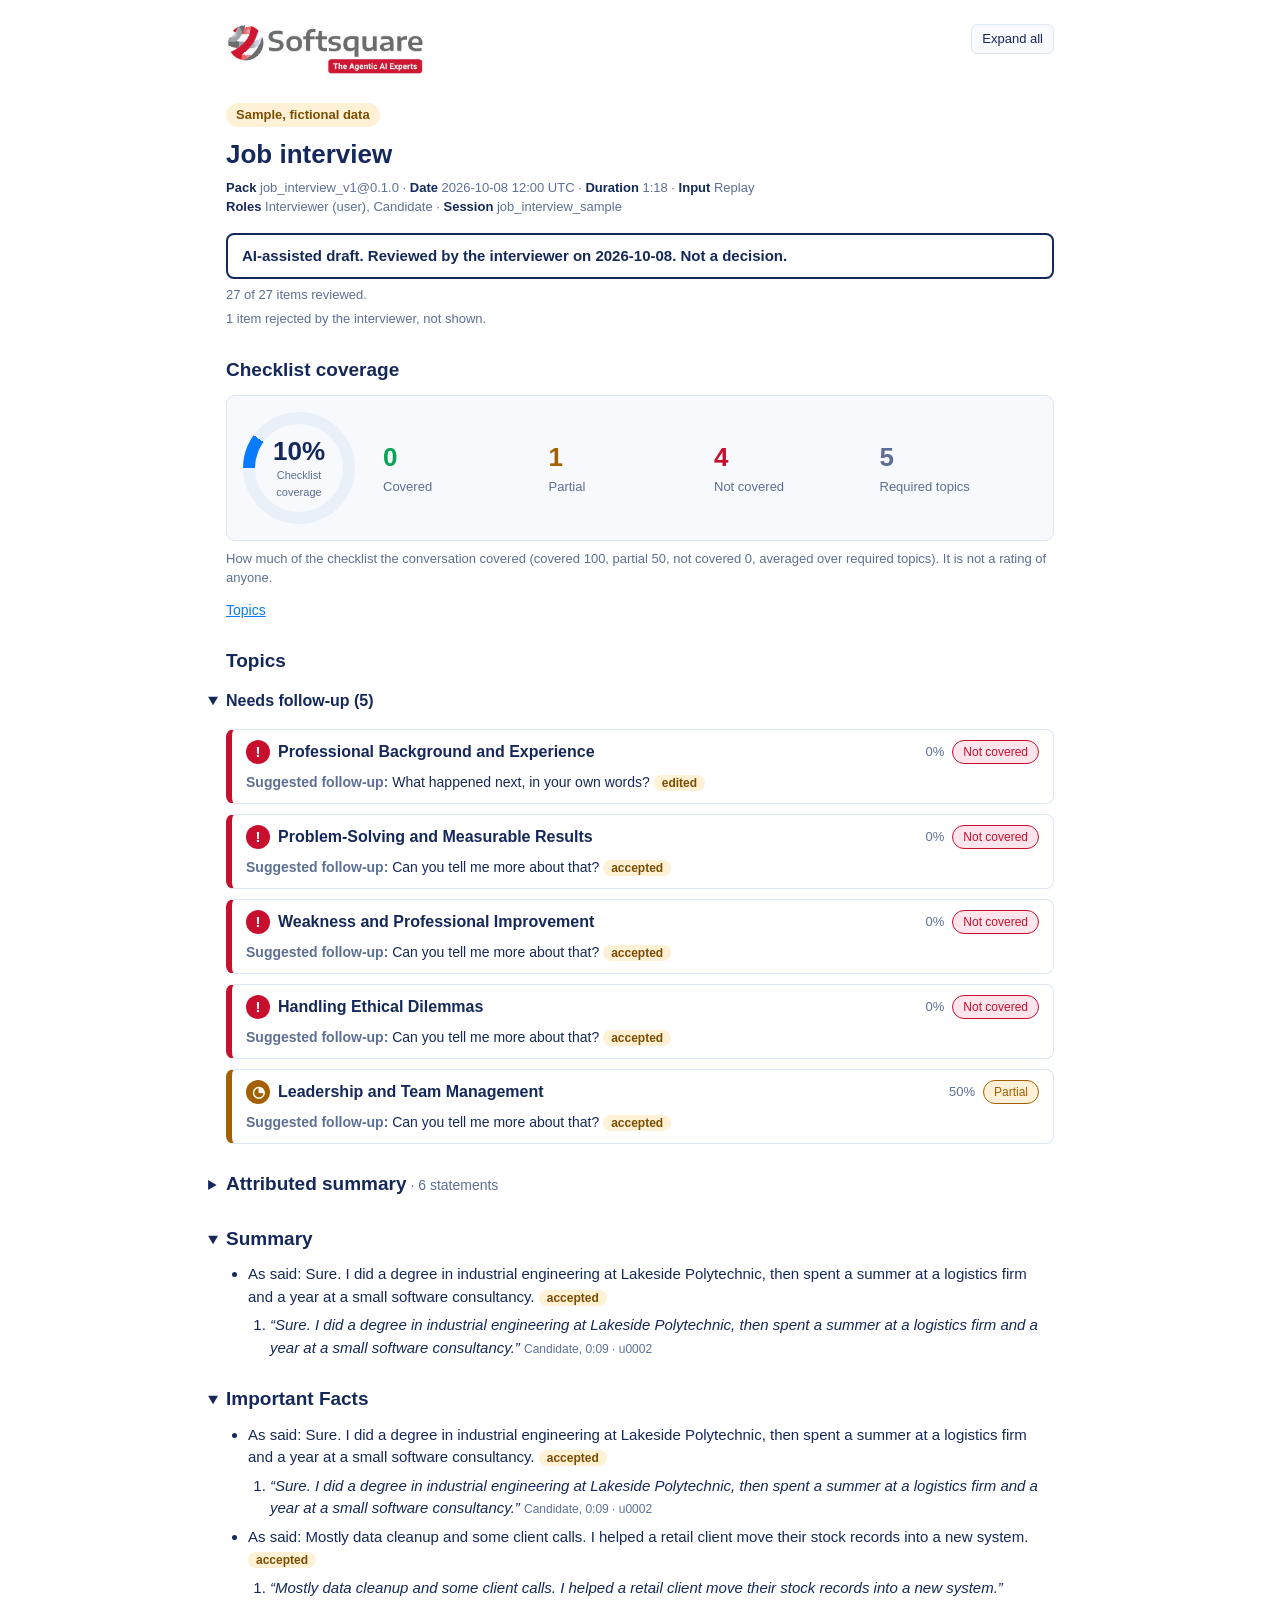
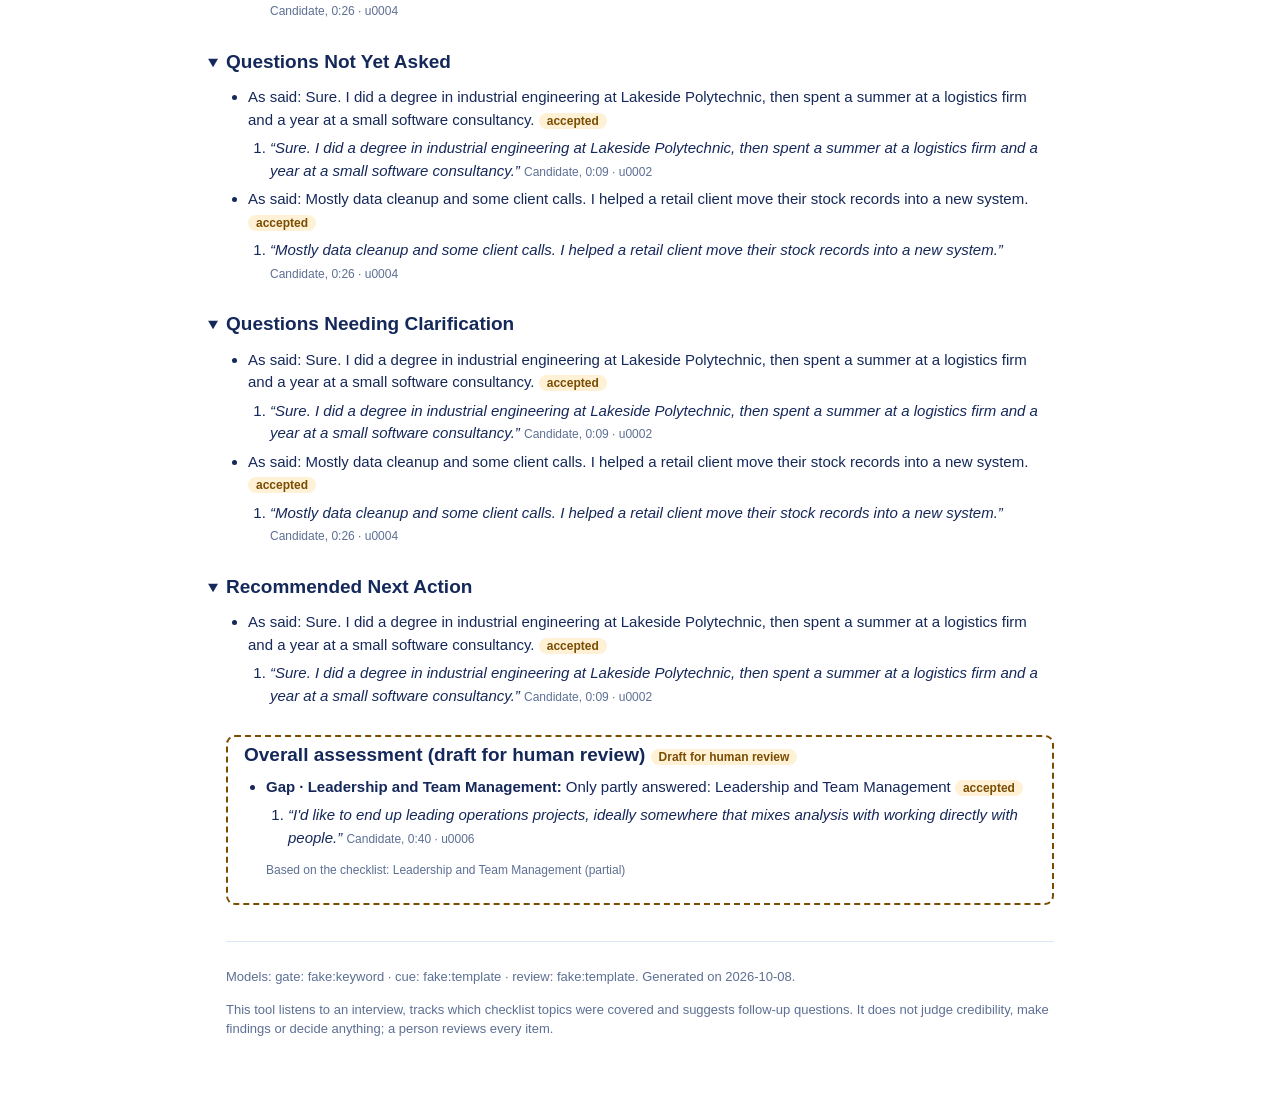
<file: docs/sample_reports/job_interview_sample.html>
<!doctype html><html lang="en"><head><meta charset="utf-8"><meta name="viewport" content="width=device-width,initial-scale=1"><title>Job interview report job_interview_sample</title><style>
:root{--bg:#fff;--fg:#15285a;--muted:#5d6f94;--line:#dde6f4;--panel:#f7f9fd;--accent:#087bff;--track:#eaf0f8;
--cov:#08a353;--cov-bg:#dff9eb;--par:#a35f00;--par-bg:#fff0d7;--not:#c8102e;--not-bg:#ffe5eb;--mark:#7a4d00;--mark-bg:#fff1d6}
@media (prefers-color-scheme:dark){:root{--bg:#10151f;--fg:#e6ecf7;--muted:#9fb0cf;--line:#2c3850;--panel:#171e2b;
--accent:#5aa6ff;--track:#2c3850;--cov:#5bd497;--cov-bg:#163626;--par:#f2b24c;--par-bg:#3a2a10;--not:#ff7a8c;
--not-bg:#3d1720;--mark:#f2c879;--mark-bg:#3a2e14}}
*{box-sizing:border-box}
body{margin:0 auto;max-width:860px;padding:24px 16px 48px;background:var(--bg);color:var(--fg);
font:15px/1.5 -apple-system,BlinkMacSystemFont,"Segoe UI",Roboto,Helvetica,Arial,sans-serif;overflow-wrap:anywhere}
h1{font-size:26px;margin:0 0 4px}h2{font-size:19px;margin:0}h3{font-size:16px;margin:0}
h4{font-size:13px;text-transform:uppercase;letter-spacing:.04em;color:var(--muted);margin:14px 0 4px}
a{color:var(--accent)}
.logo{display:block;height:52px;width:auto;margin:0 0 14px}
@media (prefers-color-scheme:dark){.logo{background:#fff;border-radius:6px;padding:6px 8px;height:64px}}
.meta{color:var(--muted);font-size:13px;margin:0}.meta b{color:var(--fg);font-weight:600}
.sample{display:inline-block;background:var(--mark-bg);color:var(--mark);border-radius:999px;padding:2px 10px;
font-weight:700;font-size:13px;margin-bottom:8px}
.banner{border:2px solid var(--fg);border-radius:8px;padding:10px 14px;margin:16px 0 6px;font-weight:600}
.omitted{color:var(--muted);font-size:13px;margin:4px 0}
.coverage{display:flex;align-items:center;gap:28px;padding:16px;border:1px solid var(--line);border-radius:9px;
background:var(--panel)}
.ring{width:112px;height:112px;flex-shrink:0;padding:12px;border-radius:50%;
background:conic-gradient(var(--accent) var(--p),var(--track) 0);transform:rotate(-90deg)}
.ring>div{height:100%;border-radius:50%;background:var(--panel);display:flex;flex-direction:column;
justify-content:center;align-items:center;transform:rotate(90deg)}
.ring strong{font-size:26px;line-height:1.2}.ring span{font-size:11px;color:var(--muted);text-align:center}
.stats{display:grid;grid-template-columns:repeat(4,minmax(0,1fr));gap:8px;flex:1}
.stat b{display:block;font-size:26px}.stat{font-size:13px;color:var(--muted)}
.stat.covered b{color:var(--cov)}.stat.partial b{color:var(--par)}.stat.not_covered b{color:var(--not)}
.covnote{font-size:13px;color:var(--muted);margin:8px 0 0}
.jump{display:flex;flex-wrap:wrap;gap:6px 14px;margin:12px 0 0;padding:0;list-style:none;font-size:14px}
.cov-title{margin:28px 0 10px}
details.sec{margin:26px 0 0}details.sec>summary,details.group>summary{cursor:pointer;list-style-position:outside}
details.sec>summary h2,details.group>summary h3{display:inline}
.count{color:var(--muted);font-size:14px;font-weight:400}
.secbody{padding:4px 0 0}
section.topics>h2{margin:26px 0 6px}details.group{margin:8px 0 0}details.group>summary{padding:6px 0}
details.topic{--c:var(--muted);--cb:var(--panel);border:1px solid var(--line);border-left:6px solid var(--c);
border-radius:8px;margin:10px 0;break-inside:avoid;page-break-inside:avoid}
.topic.covered{--c:var(--cov);--cb:var(--cov-bg)}.topic.partial{--c:var(--par);--cb:var(--par-bg)}
.topic.not_covered{--c:var(--not);--cb:var(--not-bg)}
.topic>summary{display:flex;flex-wrap:wrap;align-items:center;gap:8px;padding:10px 14px;cursor:pointer}
.topic>summary h3{flex:1;min-width:12em}
.fq{flex-basis:100%;margin:0;font-size:14px}.fq b{color:var(--muted);font-weight:600}
.sym{display:inline-flex;align-items:center;justify-content:center;width:24px;height:24px;border-radius:50%;
background:var(--c);color:var(--bg);font-weight:700}
.chip{color:var(--c);background:var(--cb);border:1px solid var(--c);padding:2px 10px;border-radius:999px;
font-size:12px;white-space:nowrap}
.req{color:var(--not);background:var(--not-bg);border:1px solid var(--not);padding:2px 10px;border-radius:999px;
font-size:12px;font-weight:700;white-space:nowrap}
.pts{font-size:13px;color:var(--muted)}
.mark{background:var(--mark-bg);color:var(--mark);border-radius:999px;padding:1px 8px;font-size:12px;
font-weight:600;white-space:nowrap}
.unrev{border:1px dashed var(--mark);border-radius:6px;padding:4px 8px}
.tbody{padding:0 14px 12px}.empty{color:var(--muted);font-style:italic}
.changed{font-size:13px;background:var(--panel);border-radius:6px;padding:6px 10px;margin:8px 0 0}
ol.quotes,ul.items{margin:4px 0;padding-left:22px}ol.quotes li,ul.items li{margin:6px 0}
q{font-style:italic}.who{color:var(--muted);font-size:12px;white-space:nowrap}
.refs{font-size:12px;margin-left:6px}.refs a{white-space:nowrap}.refs a+a{margin-left:8px}p.who{white-space:normal}
table.accounts{width:100%;border-collapse:collapse;font-size:14px;margin:6px 0}
.accounts th,.accounts td{border:1px solid var(--line);padding:8px;vertical-align:top;text-align:left}
.accounts thead th{background:var(--panel);font-size:13px}.accounts tbody th{width:18%}
.cell+.cell{margin-top:8px}.accounts .unh{white-space:nowrap;overflow-wrap:normal}.unheard{font-size:14px;margin:8px 0}
.see{font-size:14px;color:var(--muted)}
.overall{border:2px dashed var(--mark);border-radius:9px;padding:4px 16px 12px;margin-top:28px}
.notes h2{margin:28px 0 6px}
.transcript p{margin:4px 0}.transcript .who{display:inline-block;min-width:9em}
footer{margin-top:36px;padding-top:12px;border-top:1px solid var(--line);color:var(--muted);font-size:13px}
#expand{float:right;font:inherit;font-size:13px;padding:4px 10px;border:1px solid var(--line);border-radius:6px;
background:var(--panel);color:var(--fg);cursor:pointer}
@media (max-width:640px){.coverage{flex-direction:column;align-items:stretch}.ring{align-self:center}
.stats{grid-template-columns:repeat(2,minmax(0,1fr))}
.accounts thead{display:none}.accounts,.accounts tbody,.accounts tr,.accounts th,.accounts td{display:block;width:100%}
.accounts tr{margin:0 0 10px}.accounts tbody th{width:100%;background:var(--panel)}
.accounts td::before{content:attr(data-label);display:block;font-size:12px;font-weight:700;color:var(--muted)}}
@media print{:root{--bg:#fff;--fg:#000;--muted:#333;--line:#999;--panel:#fff;--accent:#000;--track:#ccc;--cov:#000;
--cov-bg:#fff;--par:#000;--par-bg:#fff;--not:#000;--not-bg:#fff;--mark:#000;--mark-bg:#fff}
body{max-width:none;padding:0}#expand,.jump{display:none}.ring{print-color-adjust:exact;-webkit-print-color-adjust:exact}
details::details-content{content-visibility:visible;display:block}a{color:inherit;text-decoration:none}}
</style></head><body>
<header><button id="expand" type="button" hidden>Expand all</button>
<img class="logo" src="[data-uri]" alt="Softsquare, The Agentic AI Experts">
<p class="sample">Sample, fictional data</p>
<h1>Job interview</h1><p class="meta"><b>Pack</b> job_interview_v1@0.1.0 · <b>Date</b> 2026-10-08 12:00 UTC · <b>Duration</b> 1:18 · <b>Input</b> Replay</p><p class="meta"><b>Roles</b> Interviewer (user), Candidate · <b>Session</b> job_interview_sample</p></header>
<p class="banner">AI-assisted draft. Reviewed by the interviewer on 2026-10-08. Not a decision.</p>
<p class="omitted">27 of 27 items reviewed.</p>
<p class="omitted">1 item rejected by the interviewer, not shown.</p>
<h2 class="cov-title">Checklist coverage</h2><section class="coverage">
<div class="ring" style="--p:10%"><div><strong>10%</strong><span>Checklist coverage</span></div></div>
<div class="stats"><div class="stat covered"><b>0</b>Covered</div><div class="stat partial"><b>1</b>Partial</div><div class="stat not_covered"><b>4</b>Not covered</div><div class="stat"><b>5</b>Required topics</div></div></section>
<p class="covnote">How much of the checklist the conversation covered (covered 100, partial 50, not covered 0, averaged over required topics). It is not a rating of anyone.</p>
<ul class="jump"><li><a href="#topics">Topics</a></li></ul>
<section class="topics" id="topics"><h2>Topics</h2>
<details class="group" open><summary><h3>Needs follow-up (5)</h3></summary>
<details class="topic not_covered" id="topic-professional_background_and_experience"><summary><span class="sym" aria-hidden="true">!</span><h3>Professional Background and Experience</h3><span class="pts">0%</span><span class="chip">Not covered</span><p class="fq"><b>Suggested follow-up:</b> What happened next, in your own words? <span class="mark">edited</span></p></summary><div class="tbody">
<h4>Summary</h4>
<p class="empty">Not discussed.</p>
<h4>Still missing <span class="mark">accepted</span></h4><ul class="items"><li>Candidate&#x27;s educational background and university</li><li>At least two previous internships or organizations</li><li>Technical and business experience</li></ul>
</div></details>
<details class="topic not_covered" id="topic-problem_solving_and_measurable_results"><summary><span class="sym" aria-hidden="true">!</span><h3>Problem-Solving and Measurable Results</h3><span class="pts">0%</span><span class="chip">Not covered</span><p class="fq"><b>Suggested follow-up:</b> Can you tell me more about that? <span class="mark">accepted</span></p></summary><div class="tbody">
<h4>Summary</h4>
<p class="empty">Not discussed.</p>
<h4>Still missing <span class="mark">accepted</span></h4><ul class="items"><li>A specific difficult problem or challenge</li><li>Actions personally taken to solve the problem</li><li>A clear outcome or measurable result</li></ul>
</div></details>
<details class="topic not_covered" id="topic-weakness_and_professional_improvement"><summary><span class="sym" aria-hidden="true">!</span><h3>Weakness and Professional Improvement</h3><span class="pts">0%</span><span class="chip">Not covered</span><p class="fq"><b>Suggested follow-up:</b> Can you tell me more about that? <span class="mark">accepted</span></p></summary><div class="tbody">
<h4>Summary</h4>
<p class="empty">Not discussed.</p>
<h4>Still missing <span class="mark">accepted</span></h4><ul class="items"><li>Candidate identifies a genuine professional weakness</li><li>Provides a specific real-life example of its impact</li><li>Explains concrete steps taken to improve</li></ul>
</div></details>
<details class="topic not_covered" id="topic-handling_ethical_dilemmas"><summary><span class="sym" aria-hidden="true">!</span><h3>Handling Ethical Dilemmas</h3><span class="pts">0%</span><span class="chip">Not covered</span><p class="fq"><b>Suggested follow-up:</b> Can you tell me more about that? <span class="mark">accepted</span></p></summary><div class="tbody">
<h4>Summary</h4>
<p class="empty">Not discussed.</p>
<h4>Still missing <span class="mark">accepted</span></h4><ul class="items"><li>A specific ethical dilemma or workplace integrity issue</li><li>Competing responsibilities or ethical considerations</li><li>Action taken to resolve the situation</li></ul>
</div></details>
<details class="topic partial" id="topic-leadership_and_team_management"><summary><span class="sym" aria-hidden="true">&#9684;</span><h3>Leadership and Team Management</h3><span class="pts">50%</span><span class="chip">Partial</span><p class="fq"><b>Suggested follow-up:</b> Can you tell me more about that? <span class="mark">accepted</span></p></summary><div class="tbody">
<h4>Summary</h4>
<p>Candidate said: I&#x27;d like to end up leading operations projects, ideally somewhere that mixes analysis with working directly with people. <span class="mark">accepted</span></p>
<h4>Quotes</h4><ol class="quotes"><li><q>I&#x27;d like to end up leading operations projects, ideally somewhere that mixes analysis with working directly with people.</q> <span class="who">Candidate, 0:40 · u0006</span></li></ol>
<h4>Still missing <span class="mark">accepted</span></h4><ul class="items"><li>A specific leadership experience</li><li>Team size and responsibilities</li><li>How the candidate handled team conflict or performance challenges</li></ul>
</div></details>
</details>
</section>
<details class="sec" id="sec-summary"><summary><h2>Attributed summary</h2><span class="count"> · 6 statements</span></summary><div class="secbody"><ul class="items"><li id="item-summary.1"><b>Candidate said:</b> Said: Sure. I did a degree in industrial engineering at Lakeside Polytechnic, then spent a summer at a logistics firm and a year at a small software consultancy. <span class="mark">accepted</span><ol class="quotes"><li><q>Sure. I did a degree in industrial engineering at Lakeside Polytechnic, then spent a summer at a logistics firm and a year at a small software consultancy.</q> <span class="who">Candidate, 0:09 · u0002</span></li></ol></li><li id="item-summary.2"><b>Candidate said:</b> Said: Mostly data cleanup and some client calls. I helped a retail client move their stock records into a new system. <span class="mark">accepted</span><ol class="quotes"><li><q>Mostly data cleanup and some client calls. I helped a retail client move their stock records into a new system.</q> <span class="who">Candidate, 0:26 · u0004</span></li></ol></li><li id="item-summary.3"><b>Candidate said:</b> Said: I&#x27;d like to end up leading operations projects, ideally somewhere that mixes analysis with working directly with people. <span class="mark">accepted</span> <span class="refs"><a href="#topic-leadership_and_team_management" title="Candidate: I&#x27;d like to end up leading operations projects, ideally somewhere that mixes analysis with working directly with people.">0:40 · u0006</a></span></li><li id="item-summary.4"><b>Candidate said:</b> Said: The stock migration kept failing overnight. I traced it to duplicate product codes, wrote a script to flag them, and we reran it. <span class="mark">accepted</span><ol class="quotes"><li><q>The stock migration kept failing overnight. I traced it to duplicate product codes, wrote a script to flag them, and we reran it.</q> <span class="who">Candidate, 0:53 · u0008</span></li></ol></li><li id="item-summary.5"><b>Candidate said:</b> Said: It worked, I think. Things were better afterwards. <span class="mark">accepted</span><ol class="quotes"><li><q>It worked, I think. Things were better afterwards.</q> <span class="who">Candidate, 1:06 · u0010</span></li></ol></li><li id="item-summary.6"><b>Candidate said:</b> Said: Not formally. I sometimes coordinated the two interns on the migration. <span class="mark">accepted</span><ol class="quotes"><li><q>Not formally. I sometimes coordinated the two interns on the migration.</q> <span class="who">Candidate, 1:14 · u0012</span></li></ol></li></ul></div></details>
<details class="sec" id="sec-custom.summary" open><summary><h2>Summary</h2></summary><div class="secbody"><ul class="items"><li id="item-custom.summary.1">As said: Sure. I did a degree in industrial engineering at Lakeside Polytechnic, then spent a summer at a logistics firm and a year at a small software consultancy. <span class="mark">accepted</span><ol class="quotes"><li><q>Sure. I did a degree in industrial engineering at Lakeside Polytechnic, then spent a summer at a logistics firm and a year at a small software consultancy.</q> <span class="who">Candidate, 0:09 · u0002</span></li></ol></li></ul></div></details>
<details class="sec" id="sec-custom.important_facts" open><summary><h2>Important Facts</h2></summary><div class="secbody"><ul class="items"><li id="item-custom.important_facts.1">As said: Sure. I did a degree in industrial engineering at Lakeside Polytechnic, then spent a summer at a logistics firm and a year at a small software consultancy. <span class="mark">accepted</span><ol class="quotes"><li><q>Sure. I did a degree in industrial engineering at Lakeside Polytechnic, then spent a summer at a logistics firm and a year at a small software consultancy.</q> <span class="who">Candidate, 0:09 · u0002</span></li></ol></li><li id="item-custom.important_facts.2">As said: Mostly data cleanup and some client calls. I helped a retail client move their stock records into a new system. <span class="mark">accepted</span><ol class="quotes"><li><q>Mostly data cleanup and some client calls. I helped a retail client move their stock records into a new system.</q> <span class="who">Candidate, 0:26 · u0004</span></li></ol></li></ul></div></details>
<details class="sec" id="sec-custom.questions_not_yet_asked" open><summary><h2>Questions Not Yet Asked</h2></summary><div class="secbody"><ul class="items"><li id="item-custom.questions_not_yet_asked.1">As said: Sure. I did a degree in industrial engineering at Lakeside Polytechnic, then spent a summer at a logistics firm and a year at a small software consultancy. <span class="mark">accepted</span><ol class="quotes"><li><q>Sure. I did a degree in industrial engineering at Lakeside Polytechnic, then spent a summer at a logistics firm and a year at a small software consultancy.</q> <span class="who">Candidate, 0:09 · u0002</span></li></ol></li><li id="item-custom.questions_not_yet_asked.2">As said: Mostly data cleanup and some client calls. I helped a retail client move their stock records into a new system. <span class="mark">accepted</span><ol class="quotes"><li><q>Mostly data cleanup and some client calls. I helped a retail client move their stock records into a new system.</q> <span class="who">Candidate, 0:26 · u0004</span></li></ol></li></ul></div></details>
<details class="sec" id="sec-custom.questions_needing_clarification" open><summary><h2>Questions Needing Clarification</h2></summary><div class="secbody"><ul class="items"><li id="item-custom.questions_needing_clarification.1">As said: Sure. I did a degree in industrial engineering at Lakeside Polytechnic, then spent a summer at a logistics firm and a year at a small software consultancy. <span class="mark">accepted</span><ol class="quotes"><li><q>Sure. I did a degree in industrial engineering at Lakeside Polytechnic, then spent a summer at a logistics firm and a year at a small software consultancy.</q> <span class="who">Candidate, 0:09 · u0002</span></li></ol></li><li id="item-custom.questions_needing_clarification.2">As said: Mostly data cleanup and some client calls. I helped a retail client move their stock records into a new system. <span class="mark">accepted</span><ol class="quotes"><li><q>Mostly data cleanup and some client calls. I helped a retail client move their stock records into a new system.</q> <span class="who">Candidate, 0:26 · u0004</span></li></ol></li></ul></div></details>
<details class="sec" id="sec-custom.recommended_next_action" open><summary><h2>Recommended Next Action</h2></summary><div class="secbody"><ul class="items"><li id="item-custom.recommended_next_action.1">As said: Sure. I did a degree in industrial engineering at Lakeside Polytechnic, then spent a summer at a logistics firm and a year at a small software consultancy. <span class="mark">accepted</span><ol class="quotes"><li><q>Sure. I did a degree in industrial engineering at Lakeside Polytechnic, then spent a summer at a logistics firm and a year at a small software consultancy.</q> <span class="who">Candidate, 0:09 · u0002</span></li></ol></li></ul></div></details>
<section class="overall"><h2>Overall assessment (draft for human review) <span class="mark">Draft for human review</span></h2><ul class="items">
<li id="item-overall_assessment.1"><b>Gap · Leadership and Team Management:</b> Only partly answered: Leadership and Team Management <span class="mark">accepted</span><ol class="quotes"><li><q>I&#x27;d like to end up leading operations projects, ideally somewhere that mixes analysis with working directly with people.</q> <span class="who">Candidate, 0:40 · u0006</span></li></ol><p class="who">Based on the checklist: Leadership and Team Management (partial)</p></li>
</ul></section>
<footer><p>Models: gate: fake:keyword · cue: fake:template · review: fake:template. Generated on 2026-10-08.</p><p>This tool listens to an interview, tracks which checklist topics were covered and suggests follow-up questions. It does not judge credibility, make findings or decide anything; a person reviews every item.</p></footer><script>(function(){var b=document.getElementById('expand');b.hidden=false;function all(){return document.querySelectorAll('details')}b.onclick=function(){var d=all(),o=[].some.call(d,function(x){return !x.open});[].forEach.call(d,function(x){x.open=o});b.textContent=o?'Collapse all':'Expand all'};function show(id){var n=document.getElementById(id);if(n)[].forEach.call(all(),function(x){if(x.contains(n))x.open=true})}document.addEventListener('click',function(ev){var a=ev.target.closest&&ev.target.closest('a[href^="#"]');if(a)show(decodeURIComponent(a.getAttribute('href').slice(1)))});window.addEventListener('hashchange',function(){show(decodeURIComponent(location.hash.slice(1)))});if(location.hash)show(decodeURIComponent(location.hash.slice(1)));window.addEventListener('beforeprint',function(){[].forEach.call(all(),function(x){x.open=true})})})();</script></body></html>
</file>
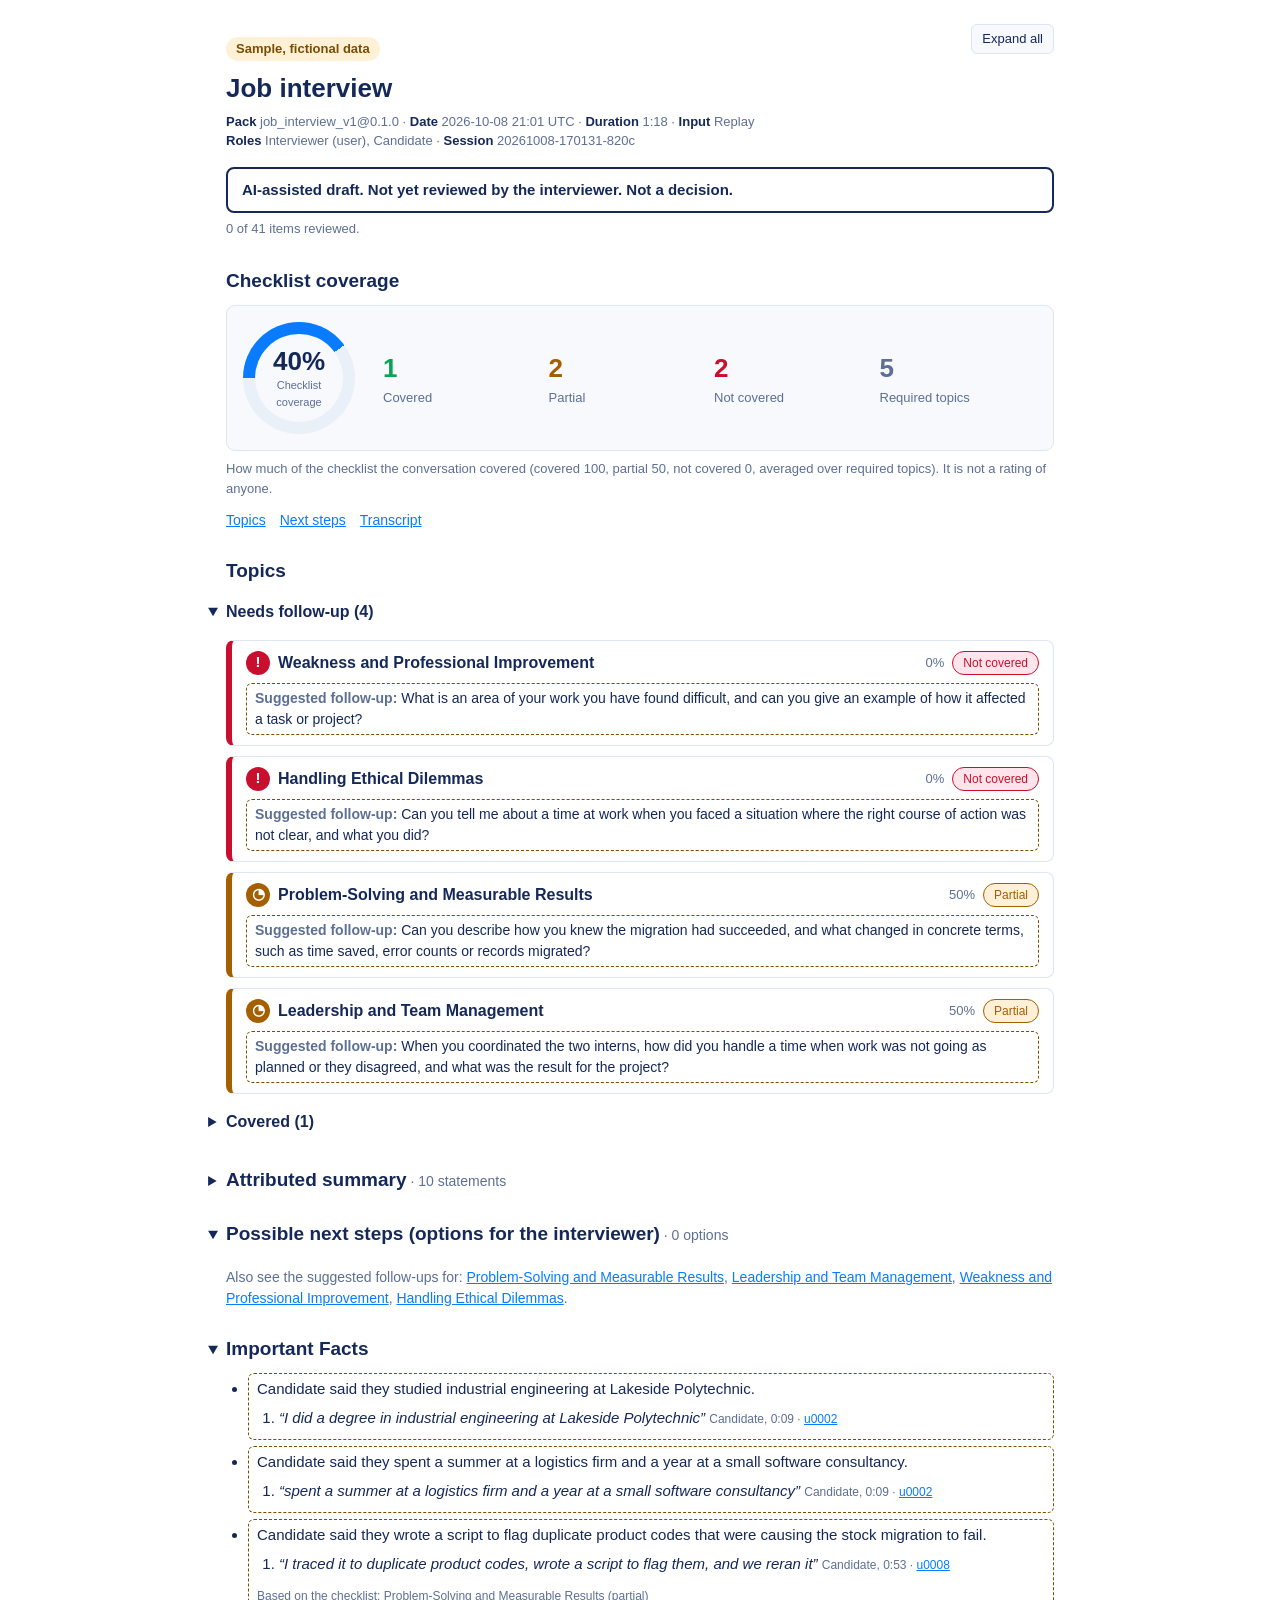
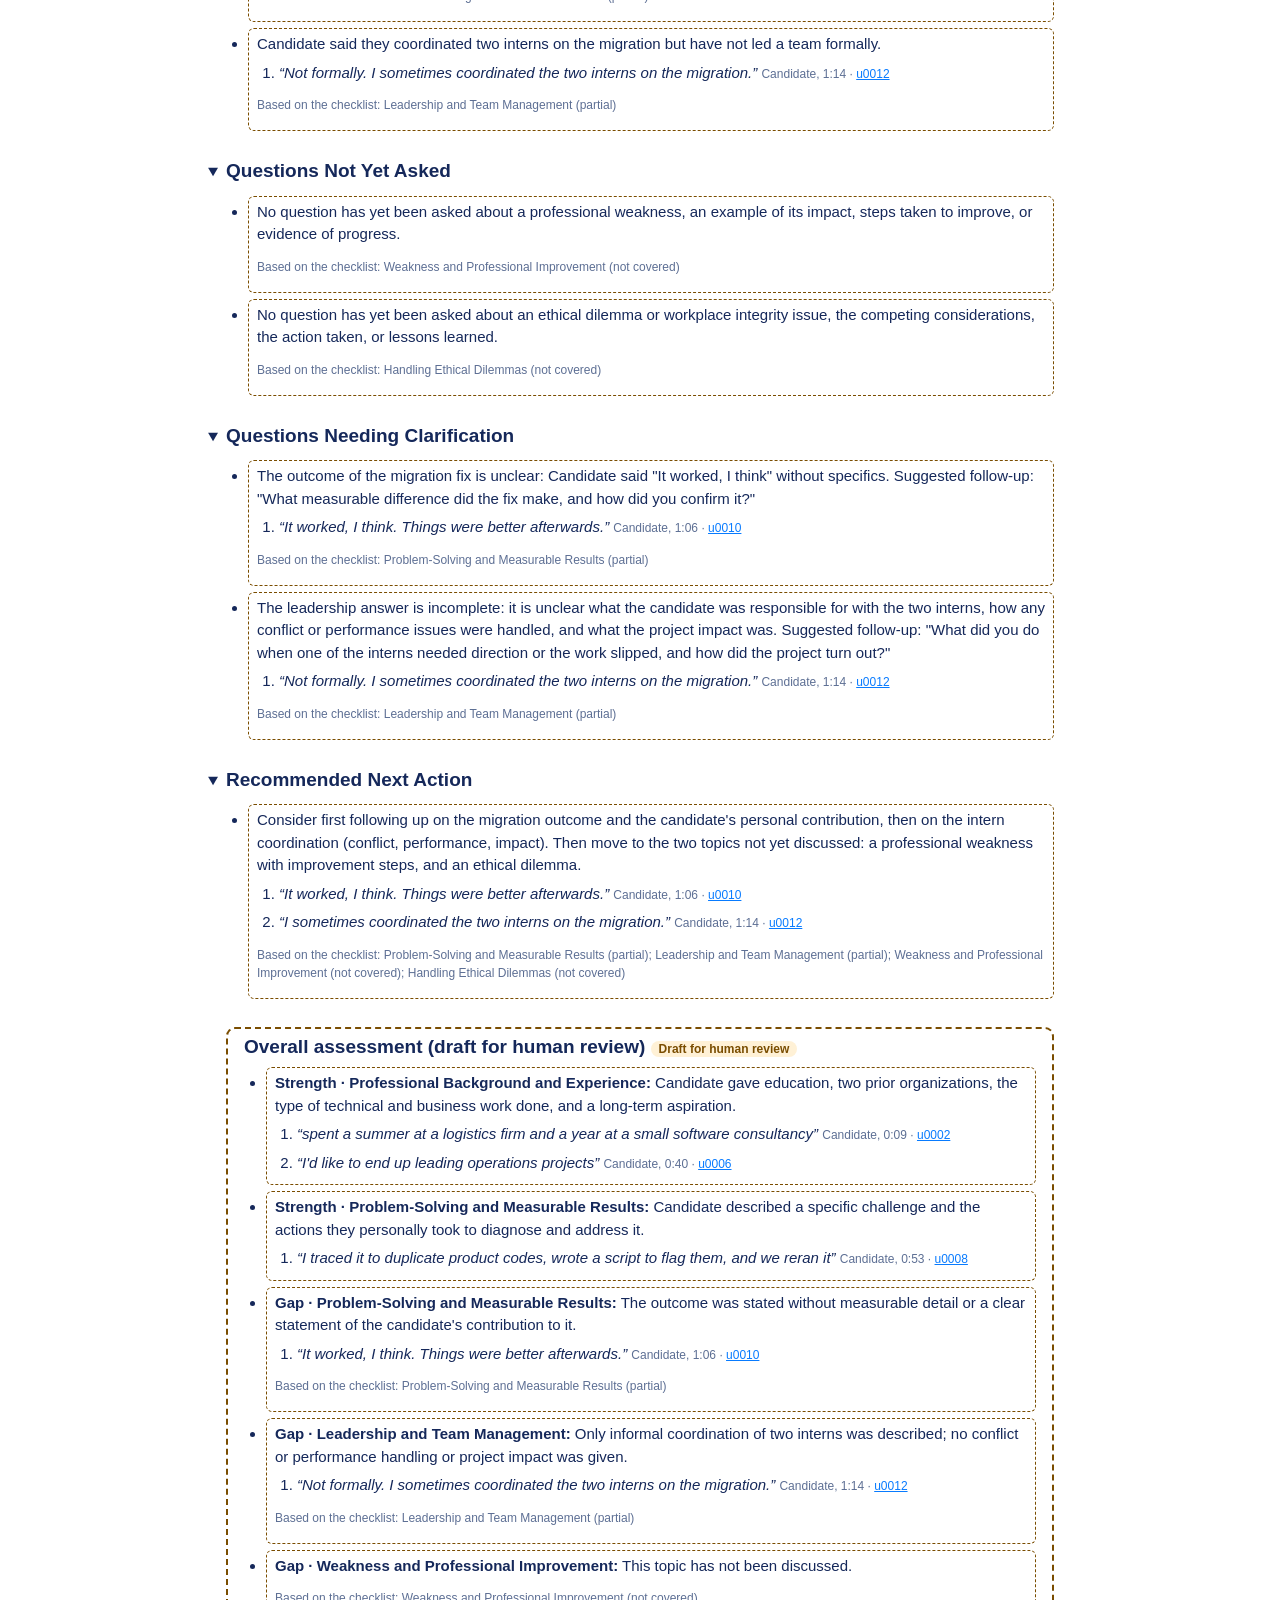
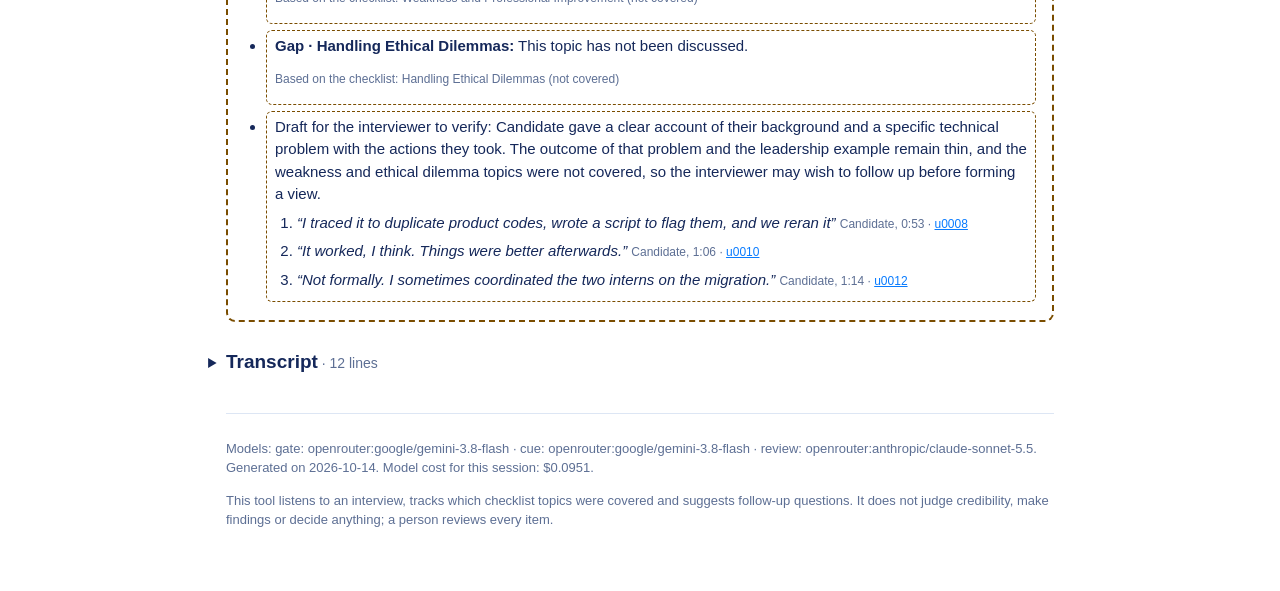
<file: docs/sample_reports/job_interview_sample_real_models.html>
<!doctype html><html lang="en"><head><meta charset="utf-8"><meta name="viewport" content="width=device-width,initial-scale=1"><title>Job interview report 20261008-170131-820c</title><style>
:root{--bg:#fff;--fg:#15285a;--muted:#5d6f94;--line:#dde6f4;--panel:#f7f9fd;--accent:#087bff;--track:#eaf0f8;
--cov:#08a353;--cov-bg:#dff9eb;--par:#a35f00;--par-bg:#fff0d7;--not:#c8102e;--not-bg:#ffe5eb;--mark:#7a4d00;--mark-bg:#fff1d6}
@media (prefers-color-scheme:dark){:root{--bg:#10151f;--fg:#e6ecf7;--muted:#9fb0cf;--line:#2c3850;--panel:#171e2b;
--accent:#5aa6ff;--track:#2c3850;--cov:#5bd497;--cov-bg:#163626;--par:#f2b24c;--par-bg:#3a2a10;--not:#ff7a8c;
--not-bg:#3d1720;--mark:#f2c879;--mark-bg:#3a2e14}}
*{box-sizing:border-box}
body{margin:0 auto;max-width:860px;padding:24px 16px 48px;background:var(--bg);color:var(--fg);
font:15px/1.5 -apple-system,BlinkMacSystemFont,"Segoe UI",Roboto,Helvetica,Arial,sans-serif;overflow-wrap:anywhere}
h1{font-size:26px;margin:0 0 4px}h2{font-size:19px;margin:0}h3{font-size:16px;margin:0}
h4{font-size:13px;text-transform:uppercase;letter-spacing:.04em;color:var(--muted);margin:14px 0 4px}
a{color:var(--accent)}
.meta{color:var(--muted);font-size:13px;margin:0}.meta b{color:var(--fg);font-weight:600}
.sample{display:inline-block;background:var(--mark-bg);color:var(--mark);border-radius:999px;padding:2px 10px;
font-weight:700;font-size:13px;margin-bottom:8px}
.banner{border:2px solid var(--fg);border-radius:8px;padding:10px 14px;margin:16px 0 6px;font-weight:600}
.omitted{color:var(--muted);font-size:13px;margin:4px 0}
.coverage{display:flex;align-items:center;gap:28px;padding:16px;border:1px solid var(--line);border-radius:9px;
background:var(--panel)}
.ring{width:112px;height:112px;flex-shrink:0;padding:12px;border-radius:50%;
background:conic-gradient(var(--accent) var(--p),var(--track) 0);transform:rotate(-90deg)}
.ring>div{height:100%;border-radius:50%;background:var(--panel);display:flex;flex-direction:column;
justify-content:center;align-items:center;transform:rotate(90deg)}
.ring strong{font-size:26px;line-height:1.2}.ring span{font-size:11px;color:var(--muted);text-align:center}
.stats{display:grid;grid-template-columns:repeat(4,minmax(0,1fr));gap:8px;flex:1}
.stat b{display:block;font-size:26px}.stat{font-size:13px;color:var(--muted)}
.stat.covered b{color:var(--cov)}.stat.partial b{color:var(--par)}.stat.not_covered b{color:var(--not)}
.covnote{font-size:13px;color:var(--muted);margin:8px 0 0}
.jump{display:flex;flex-wrap:wrap;gap:6px 14px;margin:12px 0 0;padding:0;list-style:none;font-size:14px}
.cov-title{margin:28px 0 10px}
details.sec{margin:26px 0 0}details.sec>summary,details.group>summary{cursor:pointer;list-style-position:outside}
details.sec>summary h2,details.group>summary h3{display:inline}
.count{color:var(--muted);font-size:14px;font-weight:400}
.secbody{padding:4px 0 0}
section.topics>h2{margin:26px 0 6px}details.group{margin:8px 0 0}details.group>summary{padding:6px 0}
details.topic{--c:var(--muted);--cb:var(--panel);border:1px solid var(--line);border-left:6px solid var(--c);
border-radius:8px;margin:10px 0;break-inside:avoid;page-break-inside:avoid}
.topic.covered{--c:var(--cov);--cb:var(--cov-bg)}.topic.partial{--c:var(--par);--cb:var(--par-bg)}
.topic.not_covered{--c:var(--not);--cb:var(--not-bg)}
.topic>summary{display:flex;flex-wrap:wrap;align-items:center;gap:8px;padding:10px 14px;cursor:pointer}
.topic>summary h3{flex:1;min-width:12em}
.fq{flex-basis:100%;margin:0;font-size:14px}.fq b{color:var(--muted);font-weight:600}
.sym{display:inline-flex;align-items:center;justify-content:center;width:24px;height:24px;border-radius:50%;
background:var(--c);color:var(--bg);font-weight:700}
.chip{color:var(--c);background:var(--cb);border:1px solid var(--c);padding:2px 10px;border-radius:999px;
font-size:12px;white-space:nowrap}
.req{color:var(--not);background:var(--not-bg);border:1px solid var(--not);padding:2px 10px;border-radius:999px;
font-size:12px;font-weight:700;white-space:nowrap}
.pts{font-size:13px;color:var(--muted)}
.mark{background:var(--mark-bg);color:var(--mark);border-radius:999px;padding:1px 8px;font-size:12px;
font-weight:600;white-space:nowrap}
.unrev{border:1px dashed var(--mark);border-radius:6px;padding:4px 8px}
.tbody{padding:0 14px 12px}.empty{color:var(--muted);font-style:italic}
.changed{font-size:13px;background:var(--panel);border-radius:6px;padding:6px 10px;margin:8px 0 0}
ol.quotes,ul.items{margin:4px 0;padding-left:22px}ol.quotes li,ul.items li{margin:6px 0}
q{font-style:italic}.who{color:var(--muted);font-size:12px;white-space:nowrap}
.refs{font-size:12px;margin-left:6px}.refs a{white-space:nowrap}.refs a+a{margin-left:8px}p.who{white-space:normal}
table.accounts{width:100%;border-collapse:collapse;font-size:14px;margin:6px 0}
.accounts th,.accounts td{border:1px solid var(--line);padding:8px;vertical-align:top;text-align:left}
.accounts thead th{background:var(--panel);font-size:13px}.accounts tbody th{width:18%}
.cell+.cell{margin-top:8px}.accounts .unh{white-space:nowrap;overflow-wrap:normal}.unheard{font-size:14px;margin:8px 0}
.see{font-size:14px;color:var(--muted)}
.overall{border:2px dashed var(--mark);border-radius:9px;padding:4px 16px 12px;margin-top:28px}
.notes h2{margin:28px 0 6px}
.transcript p{margin:4px 0}.transcript .who{display:inline-block;min-width:9em}
footer{margin-top:36px;padding-top:12px;border-top:1px solid var(--line);color:var(--muted);font-size:13px}
#expand{float:right;font:inherit;font-size:13px;padding:4px 10px;border:1px solid var(--line);border-radius:6px;
background:var(--panel);color:var(--fg);cursor:pointer}
@media (max-width:640px){.coverage{flex-direction:column;align-items:stretch}.ring{align-self:center}
.stats{grid-template-columns:repeat(2,minmax(0,1fr))}
.accounts thead{display:none}.accounts,.accounts tbody,.accounts tr,.accounts th,.accounts td{display:block;width:100%}
.accounts tr{margin:0 0 10px}.accounts tbody th{width:100%;background:var(--panel)}
.accounts td::before{content:attr(data-label);display:block;font-size:12px;font-weight:700;color:var(--muted)}}
@media print{:root{--bg:#fff;--fg:#000;--muted:#333;--line:#999;--panel:#fff;--accent:#000;--track:#ccc;--cov:#000;
--cov-bg:#fff;--par:#000;--par-bg:#fff;--not:#000;--not-bg:#fff;--mark:#000;--mark-bg:#fff}
body{max-width:none;padding:0}#expand,.jump{display:none}.ring{print-color-adjust:exact;-webkit-print-color-adjust:exact}
details::details-content{content-visibility:visible;display:block}a{color:inherit;text-decoration:none}}
</style></head><body>
<header><button id="expand" type="button" hidden>Expand all</button>
<p class="sample">Sample, fictional data</p>
<h1>Job interview</h1><p class="meta"><b>Pack</b> job_interview_v1@0.1.0 · <b>Date</b> 2026-10-08 21:01 UTC · <b>Duration</b> 1:18 · <b>Input</b> Replay</p><p class="meta"><b>Roles</b> Interviewer (user), Candidate · <b>Session</b> 20261008-170131-820c</p></header>
<p class="banner">AI-assisted draft. Not yet reviewed by the interviewer. Not a decision.</p>
<p class="omitted">0 of 41 items reviewed.</p>
<h2 class="cov-title">Checklist coverage</h2><section class="coverage">
<div class="ring" style="--p:40%"><div><strong>40%</strong><span>Checklist coverage</span></div></div>
<div class="stats"><div class="stat covered"><b>1</b>Covered</div><div class="stat partial"><b>2</b>Partial</div><div class="stat not_covered"><b>2</b>Not covered</div><div class="stat"><b>5</b>Required topics</div></div></section>
<p class="covnote">How much of the checklist the conversation covered (covered 100, partial 50, not covered 0, averaged over required topics). It is not a rating of anyone.</p>
<ul class="jump"><li><a href="#topics">Topics</a></li><li><a href="#sec-next_steps">Next steps</a></li><li><a href="#sec-transcript">Transcript</a></li></ul>
<section class="topics" id="topics"><h2>Topics</h2>
<details class="group" open><summary><h3>Needs follow-up (4)</h3></summary>
<details class="topic not_covered" id="topic-weakness_and_professional_improvement"><summary><span class="sym" aria-hidden="true">!</span><h3>Weakness and Professional Improvement</h3><span class="pts">0%</span><span class="chip">Not covered</span><p class="fq unrev"><b>Suggested follow-up:</b> What is an area of your work you have found difficult, and can you give an example of how it affected a task or project?</p></summary><div class="tbody">
<h4>Summary</h4>
<p class="empty">Not discussed.</p>
<h4>Still missing</h4><ul class="items unrev"><li>A genuine professional weakness</li><li>A specific real-life example of its impact</li><li>Concrete steps taken to improve</li><li>Evidence or measurable progress</li></ul>
</div></details>
<details class="topic not_covered" id="topic-handling_ethical_dilemmas"><summary><span class="sym" aria-hidden="true">!</span><h3>Handling Ethical Dilemmas</h3><span class="pts">0%</span><span class="chip">Not covered</span><p class="fq unrev"><b>Suggested follow-up:</b> Can you tell me about a time at work when you faced a situation where the right course of action was not clear, and what you did?</p></summary><div class="tbody">
<h4>Summary</h4>
<p class="empty">Not discussed.</p>
<h4>Still missing</h4><ul class="items unrev"><li>A specific ethical dilemma or integrity issue</li><li>Competing responsibilities or considerations</li><li>Action taken</li><li>Outcome and lessons learned</li></ul>
</div></details>
<details class="topic partial" id="topic-problem_solving_and_measurable_results"><summary><span class="sym" aria-hidden="true">&#9684;</span><h3>Problem-Solving and Measurable Results</h3><span class="pts">50%</span><span class="chip">Partial</span><p class="fq unrev"><b>Suggested follow-up:</b> Can you describe how you knew the migration had succeeded, and what changed in concrete terms, such as time saved, error counts or records migrated?</p></summary><div class="tbody">
<h4>Summary</h4>
<p class="unrev">Candidate said a stock migration kept failing overnight and that they traced it to duplicate product codes and wrote a script to flag them. Asked what changed, Candidate said &quot;It worked, I think&quot; and that things were better, without giving specifics.</p>
<h4>Quotes</h4><ol class="quotes"><li><q>The stock migration kept failing overnight. I traced it to duplicate product codes, wrote a script to flag them, and we reran it.</q> <span class="who">Candidate, 0:53 · <a href="#u0008">u0008</a></span></li><li><q>It worked, I think. Things were better afterwards.</q> <span class="who">Candidate, 1:06 · <a href="#u0010">u0010</a></span></li></ol>
<h4>Still missing</h4><ul class="items unrev"><li>A clear outcome or measurable result</li><li>Candidate&#x27;s specific contribution to achieving that result</li></ul>
</div></details>
<details class="topic partial" id="topic-leadership_and_team_management"><summary><span class="sym" aria-hidden="true">&#9684;</span><h3>Leadership and Team Management</h3><span class="pts">50%</span><span class="chip">Partial</span><p class="fq unrev"><b>Suggested follow-up:</b> When you coordinated the two interns, how did you handle a time when work was not going as planned or they disagreed, and what was the result for the project?</p></summary><div class="tbody">
<h4>Summary</h4>
<p class="unrev">Candidate said they have not led a team formally and that they sometimes coordinated the two interns on the migration.</p>
<h4>Quotes</h4><ol class="quotes"><li><q>Not formally. I sometimes coordinated the two interns on the migration.</q> <span class="who">Candidate, 1:14 · <a href="#u0012">u0012</a></span></li></ol>
<h4>Still missing</h4><ul class="items unrev"><li>Team responsibilities in more detail</li><li>How team conflict or performance challenges were handled</li><li>Project outcome and impact</li></ul>
</div></details>
</details>
<details class="group"><summary><h3>Covered (1)</h3></summary>
<details class="topic covered" id="topic-professional_background_and_experience"><summary><span class="sym" aria-hidden="true">&#10003;</span><h3>Professional Background and Experience</h3><span class="pts">100%</span><span class="chip">Covered</span></summary><div class="tbody">
<h4>Summary</h4>
<p class="unrev">Candidate said they completed a degree in industrial engineering at Lakeside Polytechnic, then spent a summer at a logistics firm and a year at a small software consultancy. Candidate said they did data cleanup and client calls and helped a retail client move stock records into a new system. Candidate said they would like to end up leading operations projects.</p>
<h4>Quotes</h4><ol class="quotes"><li><q>I did a degree in industrial engineering at Lakeside Polytechnic, then spent a summer at a logistics firm and a year at a small software consultancy.</q> <span class="who">Candidate, 0:09 · <a href="#u0002">u0002</a></span></li><li><q>Mostly data cleanup and some client calls. I helped a retail client move their stock records into a new system.</q> <span class="who">Candidate, 0:26 · <a href="#u0004">u0004</a></span></li><li><q>I&#x27;d like to end up leading operations projects, ideally somewhere that mixes analysis with working directly with people.</q> <span class="who">Candidate, 0:40 · <a href="#u0006">u0006</a></span></li></ol>
</div></details>
</details>
</section>
<details class="sec" id="sec-summary"><summary><h2>Attributed summary</h2><span class="count"> · 10 statements</span></summary><div class="secbody"><ul class="items"><li id="item-summary.1" class="unrev"><b>Interviewer said:</b> Interviewer asked where the candidate studied and what they have done since. <span class="refs"><a href="#u0001" title="Interviewer: Could you start by telling me where you studied and what you have done since?">0:01 · u0001</a></span></li><li id="item-summary.2" class="unrev"><b>Candidate said:</b> Candidate said they did a degree in industrial engineering at Lakeside Polytechnic, then spent a summer at a logistics firm and a year at a small software consultancy. <span class="refs"><a href="#u0002" title="Candidate: I did a degree in industrial engineering at Lakeside Polytechnic">0:09 · u0002</a><a href="#u0002" title="Candidate: spent a summer at a logistics firm and a year at a small software consultancy">0:09 · u0002</a></span></li><li id="item-summary.3" class="unrev"><b>Candidate said:</b> Candidate said the consultancy work was mostly data cleanup and some client calls, and that they helped a retail client move stock records into a new system. <span class="refs"><a href="#u0004" title="Candidate: Mostly data cleanup and some client calls.">0:26 · u0004</a><a href="#u0004" title="Candidate: I helped a retail client move their stock records into a new system">0:26 · u0004</a></span></li><li id="item-summary.4" class="unrev"><b>Candidate said:</b> Candidate said they would like to end up leading operations projects, ideally somewhere that mixes analysis with working directly with people. <span class="refs"><a href="#u0006" title="Candidate: I&#x27;d like to end up leading operations projects">0:40 · u0006</a><a href="#u0006" title="Candidate: ideally somewhere that mixes analysis with working directly with people">0:40 · u0006</a></span></li><li id="item-summary.5" class="unrev"><b>Interviewer said:</b> Interviewer asked the candidate to describe a hard problem they had to solve. <span class="refs"><a href="#u0007" title="Interviewer: Tell me about a hard problem you had to solve.">0:48 · u0007</a></span></li><li id="item-summary.6" class="unrev"><b>Candidate said:</b> Candidate said the stock migration kept failing overnight, that they traced it to duplicate product codes, wrote a script to flag them, and the migration was rerun. <span class="refs"><a href="#u0008" title="Candidate: The stock migration kept failing overnight.">0:53 · u0008</a><a href="#u0008" title="Candidate: I traced it to duplicate product codes, wrote a script to flag them, and we reran it">0:53 · u0008</a></span></li><li id="item-summary.7" class="unrev"><b>Interviewer said:</b> Interviewer asked what changed after that. <span class="refs"><a href="#u0009" title="Interviewer: What changed after that?">1:03 · u0009</a></span></li><li id="item-summary.8" class="unrev"><b>Candidate said:</b> Candidate said it worked, with the qualifier &quot;I think&quot;, and that things were better afterwards. <span class="refs"><a href="#u0010" title="Candidate: It worked, I think. Things were better afterwards.">1:06 · u0010</a></span></li><li id="item-summary.9" class="unrev"><b>Interviewer said:</b> Interviewer asked whether the candidate has ever led a team. <span class="refs"><a href="#u0011" title="Interviewer: Have you ever led a team?">1:10 · u0011</a></span></li><li id="item-summary.10" class="unrev"><b>Candidate said:</b> Candidate said they have not led a team formally and that they sometimes coordinated the two interns on the migration. <span class="refs"><a href="#u0012" title="Candidate: Not formally. I sometimes coordinated the two interns on the migration.">1:14 · u0012</a></span></li></ul></div></details>
<details class="sec" id="sec-next_steps" open><summary><h2>Possible next steps (options for the interviewer)</h2><span class="count"> · 0 options</span></summary><div class="secbody"><ul class="items"></ul><p class="see">Also see the suggested follow-ups for: <a href="#topic-problem_solving_and_measurable_results">Problem-Solving and Measurable Results</a>, <a href="#topic-leadership_and_team_management">Leadership and Team Management</a>, <a href="#topic-weakness_and_professional_improvement">Weakness and Professional Improvement</a>, <a href="#topic-handling_ethical_dilemmas">Handling Ethical Dilemmas</a>.</p></div></details>
<details class="sec" id="sec-custom.important_facts" open><summary><h2>Important Facts</h2></summary><div class="secbody"><ul class="items"><li id="item-custom.important_facts.1" class="unrev">Candidate said they studied industrial engineering at Lakeside Polytechnic.<ol class="quotes"><li><q>I did a degree in industrial engineering at Lakeside Polytechnic</q> <span class="who">Candidate, 0:09 · <a href="#u0002">u0002</a></span></li></ol></li><li id="item-custom.important_facts.2" class="unrev">Candidate said they spent a summer at a logistics firm and a year at a small software consultancy.<ol class="quotes"><li><q>spent a summer at a logistics firm and a year at a small software consultancy</q> <span class="who">Candidate, 0:09 · <a href="#u0002">u0002</a></span></li></ol></li><li id="item-custom.important_facts.3" class="unrev">Candidate said they wrote a script to flag duplicate product codes that were causing the stock migration to fail.<ol class="quotes"><li><q>I traced it to duplicate product codes, wrote a script to flag them, and we reran it</q> <span class="who">Candidate, 0:53 · <a href="#u0008">u0008</a></span></li></ol><p class="who">Based on the checklist: Problem-Solving and Measurable Results (partial)</p></li><li id="item-custom.important_facts.4" class="unrev">Candidate said they coordinated two interns on the migration but have not led a team formally.<ol class="quotes"><li><q>Not formally. I sometimes coordinated the two interns on the migration.</q> <span class="who">Candidate, 1:14 · <a href="#u0012">u0012</a></span></li></ol><p class="who">Based on the checklist: Leadership and Team Management (partial)</p></li></ul></div></details>
<details class="sec" id="sec-custom.questions_not_yet_asked" open><summary><h2>Questions Not Yet Asked</h2></summary><div class="secbody"><ul class="items"><li id="item-custom.questions_not_yet_asked.1" class="unrev">No question has yet been asked about a professional weakness, an example of its impact, steps taken to improve, or evidence of progress.<p class="who">Based on the checklist: Weakness and Professional Improvement (not covered)</p></li><li id="item-custom.questions_not_yet_asked.2" class="unrev">No question has yet been asked about an ethical dilemma or workplace integrity issue, the competing considerations, the action taken, or lessons learned.<p class="who">Based on the checklist: Handling Ethical Dilemmas (not covered)</p></li></ul></div></details>
<details class="sec" id="sec-custom.questions_needing_clarification" open><summary><h2>Questions Needing Clarification</h2></summary><div class="secbody"><ul class="items"><li id="item-custom.questions_needing_clarification.1" class="unrev">The outcome of the migration fix is unclear: Candidate said &quot;It worked, I think&quot; without specifics. Suggested follow-up: &quot;What measurable difference did the fix make, and how did you confirm it?&quot;<ol class="quotes"><li><q>It worked, I think. Things were better afterwards.</q> <span class="who">Candidate, 1:06 · <a href="#u0010">u0010</a></span></li></ol><p class="who">Based on the checklist: Problem-Solving and Measurable Results (partial)</p></li><li id="item-custom.questions_needing_clarification.2" class="unrev">The leadership answer is incomplete: it is unclear what the candidate was responsible for with the two interns, how any conflict or performance issues were handled, and what the project impact was. Suggested follow-up: &quot;What did you do when one of the interns needed direction or the work slipped, and how did the project turn out?&quot;<ol class="quotes"><li><q>Not formally. I sometimes coordinated the two interns on the migration.</q> <span class="who">Candidate, 1:14 · <a href="#u0012">u0012</a></span></li></ol><p class="who">Based on the checklist: Leadership and Team Management (partial)</p></li></ul></div></details>
<details class="sec" id="sec-custom.recommended_next_action" open><summary><h2>Recommended Next Action</h2></summary><div class="secbody"><ul class="items"><li id="item-custom.recommended_next_action.1" class="unrev">Consider first following up on the migration outcome and the candidate&#x27;s personal contribution, then on the intern coordination (conflict, performance, impact). Then move to the two topics not yet discussed: a professional weakness with improvement steps, and an ethical dilemma.<ol class="quotes"><li><q>It worked, I think. Things were better afterwards.</q> <span class="who">Candidate, 1:06 · <a href="#u0010">u0010</a></span></li><li><q>I sometimes coordinated the two interns on the migration.</q> <span class="who">Candidate, 1:14 · <a href="#u0012">u0012</a></span></li></ol><p class="who">Based on the checklist: Problem-Solving and Measurable Results (partial); Leadership and Team Management (partial); Weakness and Professional Improvement (not covered); Handling Ethical Dilemmas (not covered)</p></li></ul></div></details>
<section class="overall"><h2>Overall assessment (draft for human review) <span class="mark">Draft for human review</span></h2><ul class="items">
<li id="item-overall_assessment.1" class="unrev"><b>Strength · Professional Background and Experience:</b> Candidate gave education, two prior organizations, the type of technical and business work done, and a long-term aspiration.<ol class="quotes"><li><q>spent a summer at a logistics firm and a year at a small software consultancy</q> <span class="who">Candidate, 0:09 · <a href="#u0002">u0002</a></span></li><li><q>I&#x27;d like to end up leading operations projects</q> <span class="who">Candidate, 0:40 · <a href="#u0006">u0006</a></span></li></ol></li>
<li id="item-overall_assessment.2" class="unrev"><b>Strength · Problem-Solving and Measurable Results:</b> Candidate described a specific challenge and the actions they personally took to diagnose and address it.<ol class="quotes"><li><q>I traced it to duplicate product codes, wrote a script to flag them, and we reran it</q> <span class="who">Candidate, 0:53 · <a href="#u0008">u0008</a></span></li></ol></li>
<li id="item-overall_assessment.3" class="unrev"><b>Gap · Problem-Solving and Measurable Results:</b> The outcome was stated without measurable detail or a clear statement of the candidate&#x27;s contribution to it.<ol class="quotes"><li><q>It worked, I think. Things were better afterwards.</q> <span class="who">Candidate, 1:06 · <a href="#u0010">u0010</a></span></li></ol><p class="who">Based on the checklist: Problem-Solving and Measurable Results (partial)</p></li>
<li id="item-overall_assessment.4" class="unrev"><b>Gap · Leadership and Team Management:</b> Only informal coordination of two interns was described; no conflict or performance handling or project impact was given.<ol class="quotes"><li><q>Not formally. I sometimes coordinated the two interns on the migration.</q> <span class="who">Candidate, 1:14 · <a href="#u0012">u0012</a></span></li></ol><p class="who">Based on the checklist: Leadership and Team Management (partial)</p></li>
<li id="item-overall_assessment.5" class="unrev"><b>Gap · Weakness and Professional Improvement:</b> This topic has not been discussed.<p class="who">Based on the checklist: Weakness and Professional Improvement (not covered)</p></li>
<li id="item-overall_assessment.6" class="unrev"><b>Gap · Handling Ethical Dilemmas:</b> This topic has not been discussed.<p class="who">Based on the checklist: Handling Ethical Dilemmas (not covered)</p></li>
<li id="item-overall_assessment.7" class="unrev">Draft for the interviewer to verify: Candidate gave a clear account of their background and a specific technical problem with the actions they took. The outcome of that problem and the leadership example remain thin, and the weakness and ethical dilemma topics were not covered, so the interviewer may wish to follow up before forming a view.<ol class="quotes"><li><q>I traced it to duplicate product codes, wrote a script to flag them, and we reran it</q> <span class="who">Candidate, 0:53 · <a href="#u0008">u0008</a></span></li><li><q>It worked, I think. Things were better afterwards.</q> <span class="who">Candidate, 1:06 · <a href="#u0010">u0010</a></span></li><li><q>Not formally. I sometimes coordinated the two interns on the migration.</q> <span class="who">Candidate, 1:14 · <a href="#u0012">u0012</a></span></li></ol></li>
</ul></section>
<details class="sec" id="sec-transcript"><summary><h2>Transcript</h2><span class="count"> · 12 lines</span></summary><div class="secbody"><div class="transcript"><p id="u0001"><span class="who">0:01 Interviewer</span> Thanks for coming in today. Could you start by telling me where you studied and what you have done since?</p><p id="u0002"><span class="who">0:09 Candidate</span> Sure. I did a degree in industrial engineering at Lakeside Polytechnic, then spent a summer at a logistics firm and a year at a small software consultancy.</p><p id="u0003"><span class="who">0:21 Interviewer</span> What kind of work did you do at the consultancy?</p><p id="u0004"><span class="who">0:26 Candidate</span> Mostly data cleanup and some client calls. I helped a retail client move their stock records into a new system.</p><p id="u0005"><span class="who">0:35 Interviewer</span> Where do you see your career going over the next several years?</p><p id="u0006"><span class="who">0:40 Candidate</span> I&#x27;d like to end up leading operations projects, ideally somewhere that mixes analysis with working directly with people.</p><p id="u0007"><span class="who">0:48 Interviewer</span> Tell me about a hard problem you had to solve.</p><p id="u0008"><span class="who">0:53 Candidate</span> The stock migration kept failing overnight. I traced it to duplicate product codes, wrote a script to flag them, and we reran it.</p><p id="u0009"><span class="who">1:03 Interviewer</span> What changed after that?</p><p id="u0010"><span class="who">1:06 Candidate</span> It worked, I think. Things were better afterwards.</p><p id="u0011"><span class="who">1:10 Interviewer</span> Have you ever led a team?</p><p id="u0012"><span class="who">1:14 Candidate</span> Not formally. I sometimes coordinated the two interns on the migration.</p></div></div></details>
<footer><p>Models: gate: openrouter:google/gemini-3.8-flash · cue: openrouter:google/gemini-3.8-flash · review: openrouter:anthropic/claude-sonnet-5.5. Generated on 2026-10-14. Model cost for this session: $0.0951.</p><p>This tool listens to an interview, tracks which checklist topics were covered and suggests follow-up questions. It does not judge credibility, make findings or decide anything; a person reviews every item.</p></footer><script>(function(){var b=document.getElementById('expand');b.hidden=false;function all(){return document.querySelectorAll('details')}b.onclick=function(){var d=all(),o=[].some.call(d,function(x){return !x.open});[].forEach.call(d,function(x){x.open=o});b.textContent=o?'Collapse all':'Expand all'};function show(id){var n=document.getElementById(id);if(n)[].forEach.call(all(),function(x){if(x.contains(n))x.open=true})}document.addEventListener('click',function(ev){var a=ev.target.closest&&ev.target.closest('a[href^="#"]');if(a)show(decodeURIComponent(a.getAttribute('href').slice(1)))});window.addEventListener('hashchange',function(){show(decodeURIComponent(location.hash.slice(1)))});if(location.hash)show(decodeURIComponent(location.hash.slice(1)));window.addEventListener('beforeprint',function(){[].forEach.call(all(),function(x){x.open=true})})})();</script></body></html>
</file>
